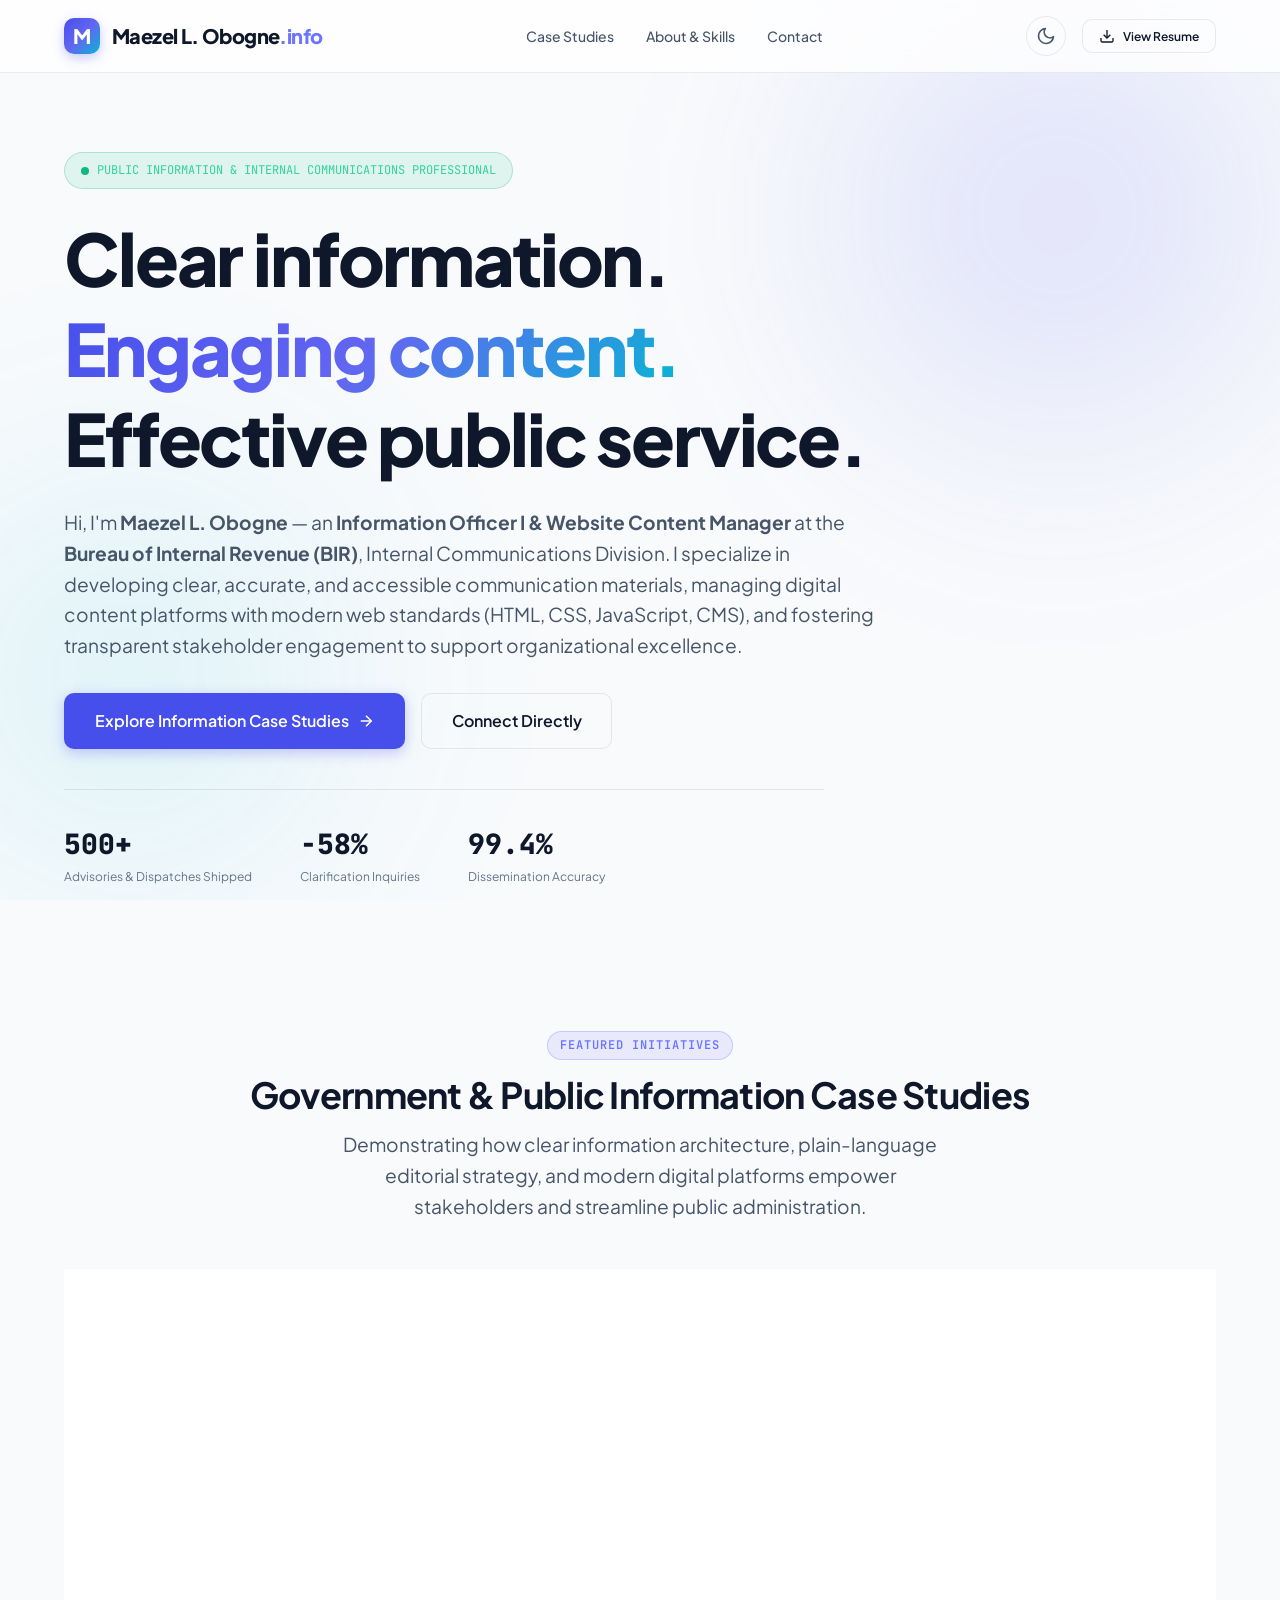
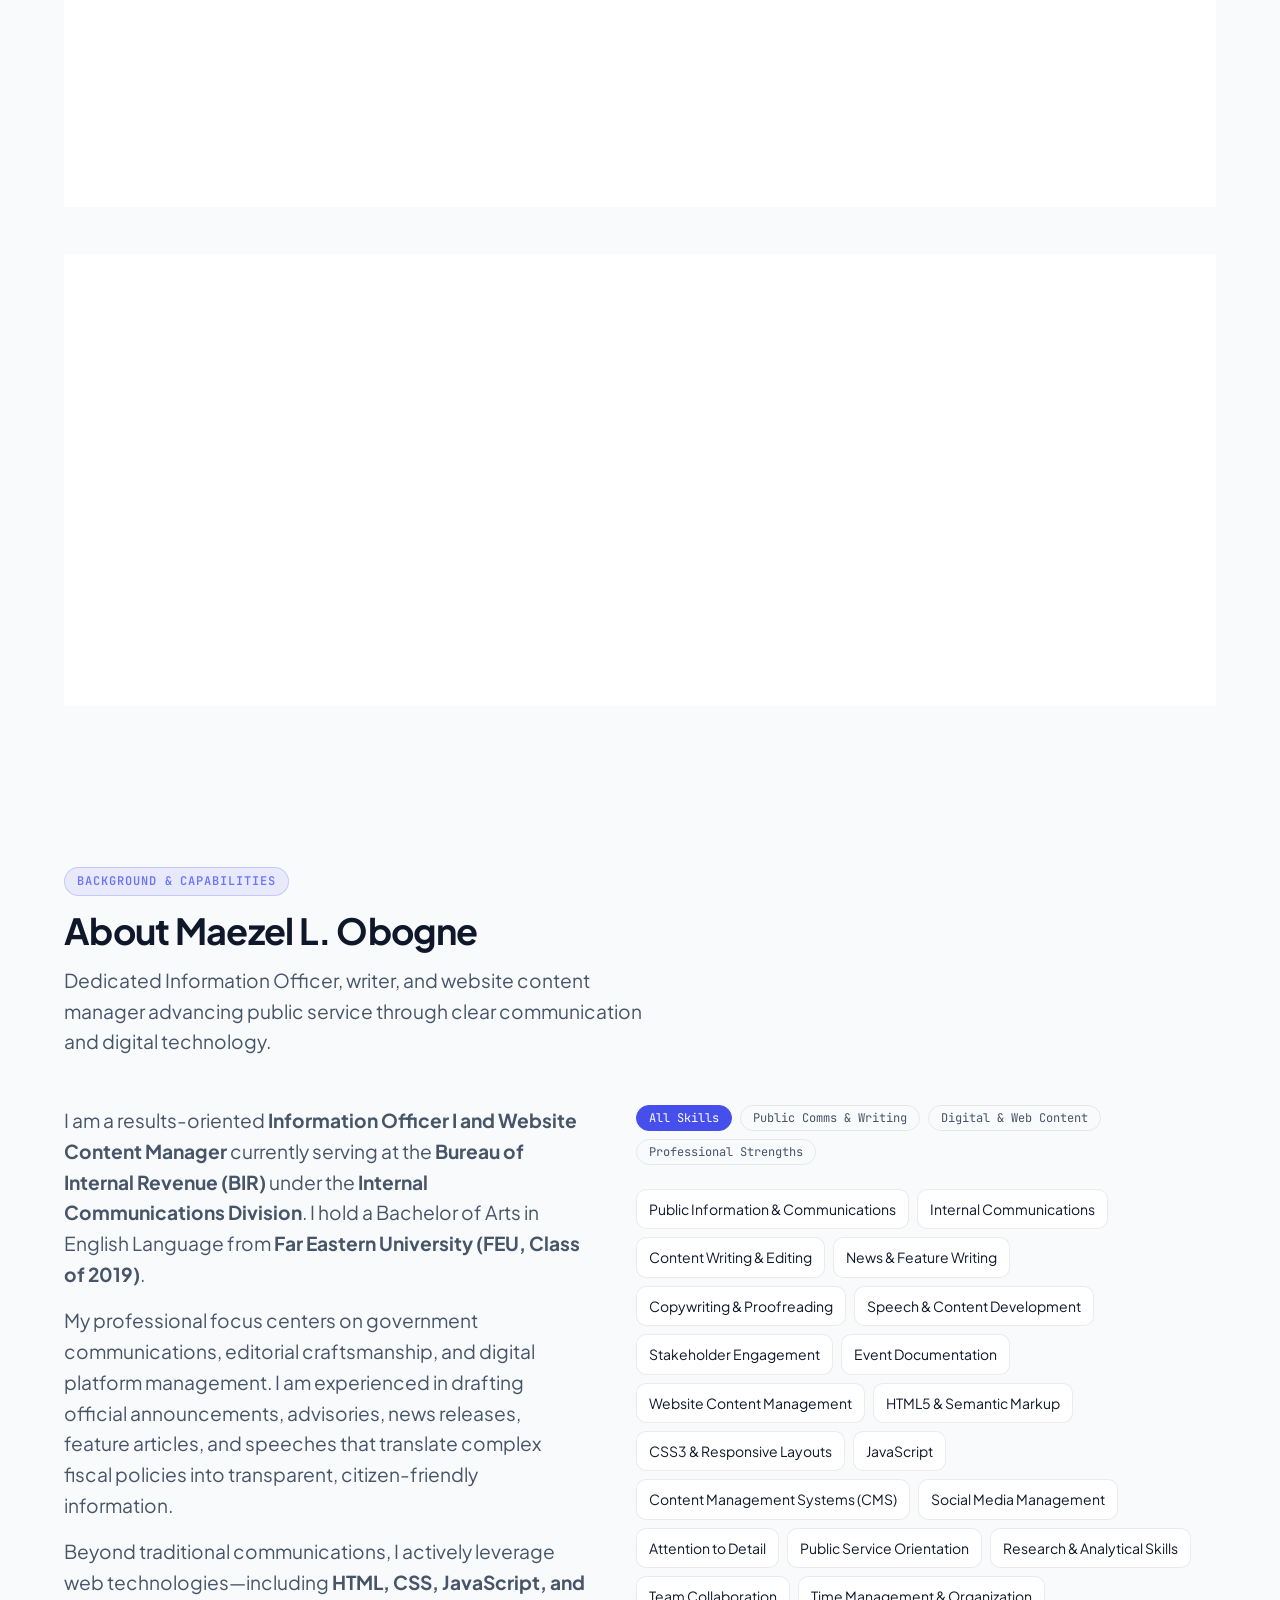
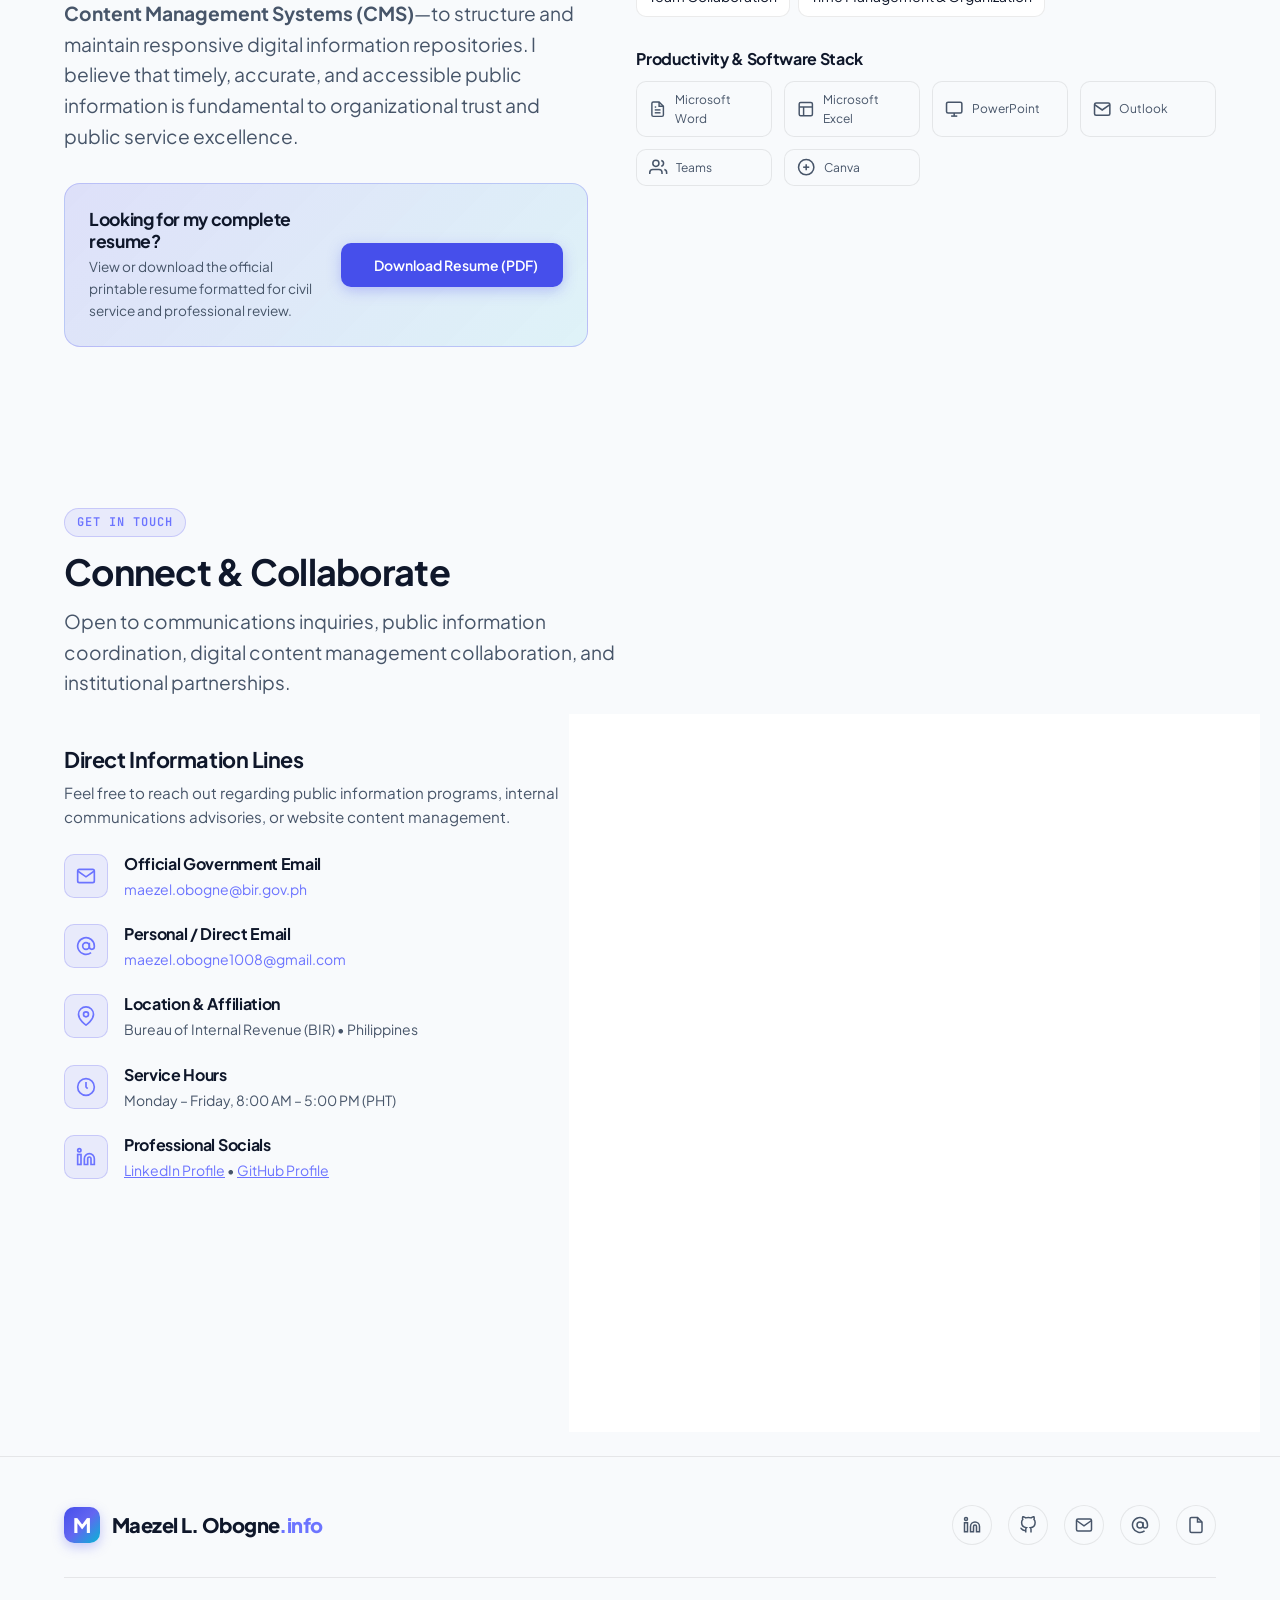
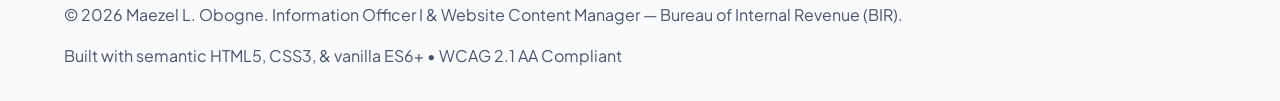
<file: index.html>
<!DOCTYPE html>
<html lang="en" data-theme="dark">
<head>
  <meta charset="UTF-8">
  <meta name="viewport" content="width=device-width, initial-scale=1.0">
  <title>Maezel L. Obogne — Information Officer I & Website Content Manager</title>
  <meta name="description" content="Portfolio of Maezel L. Obogne, Information Officer I and Website Content Manager at the Bureau of Internal Revenue (BIR). Specializing in public information dissemination, internal communications, and digital content management.">
  <meta name="keywords" content="Maezel Obogne, Information Officer, Website Content Manager, Public Information, Internal Communications, Bureau of Internal Revenue, BIR, Government Communications, Digital Content, HTML, CSS, JavaScript">
  <meta name="author" content="Maezel L. Obogne">

  <!-- Open Graph Meta Tags -->
  <meta property="og:title" content="Maezel L. Obogne — Information Officer I & Website Content Manager">
  <meta property="og:description" content="Explore public information case studies, website content management systems, and communication materials supporting effective public service.">
  <meta property="og:type" content="website">

  <!-- Stylesheet -->
  <link rel="stylesheet" href="styles/main.css">
</head>
<body>
  <!-- Accessible Skip Link -->
  <a href="#main-content" class="skip-link">Skip to main content</a>

  <!-- Atmospheric Glow Orbs -->
  <div class="ambient-glow" aria-hidden="true">
    <div class="orb-1"></div>
    <div class="orb-2"></div>
  </div>

  <!-- Primary Navigation -->
  <header class="navbar" role="banner">
    <div class="container nav-container">
      <a href="#hero" class="brand-logo" aria-label="Maezel L. Obogne Portfolio Home">
        <div class="brand-symbol">M</div>
        <span>Maezel L. Obogne<span style="color: var(--brand-primary-light);">.info</span></span>
      </a>

      <!-- Desktop Nav Links -->
      <nav aria-label="Main Navigation">
        <ul class="nav-links">
          <li><a href="#work" class="nav-link">Case Studies</a></li>
          <li><a href="#about" class="nav-link">About & Skills</a></li>
          <li><a href="#contact" class="nav-link">Contact</a></li>
        </ul>
      </nav>

      <!-- Nav Actions -->
      <div class="nav-actions">
        <!-- Theme Switcher -->
        <button id="theme-toggle" class="theme-toggle-btn" aria-label="Toggle Dark/Light Mode">
          <!-- Populated by JS -->
        </button>

        <!-- Resume CTA -->
        <button class="btn btn-secondary btn-sm" data-resume-download>
          <svg width="16" height="16" viewBox="0 0 24 24" fill="none" stroke="currentColor" stroke-width="2">
            <path d="M21 15v4a2 2 0 0 1-2 2H5a2 2 0 0 1-2-2v-4"></path>
            <polyline points="7 10 12 15 17 10"></polyline>
            <line x1="12" y1="15" x2="12" y2="3"></line>
          </svg>
          View Resume
        </button>

        <!-- Mobile Menu Toggle Button -->
        <button id="mobile-menu-btn" class="mobile-menu-btn" aria-label="Open mobile navigation menu" aria-expanded="false">
          <svg width="24" height="24" viewBox="0 0 24 24" fill="none" stroke="currentColor" stroke-width="2">
            <line x1="3" y1="12" x2="21" y2="12"></line>
            <line x1="3" y1="6" x2="21" y2="6"></line>
            <line x1="3" y1="18" x2="21" y2="18"></line>
          </svg>
        </button>
      </div>
    </div>

    <!-- Mobile Nav Dropdown -->
    <div id="mobile-nav" class="mobile-nav" aria-label="Mobile Navigation">
      <a href="#work" class="nav-link">Case Studies</a>
      <a href="#about" class="nav-link">About & Skills</a>
      <a href="#contact" class="nav-link">Contact</a>
      <button class="btn btn-primary" data-resume-download style="margin-top: 1rem; width: 100%;">
        Download Official Resume (PDF)
      </button>
    </div>
  </header>

  <!-- Main Content Landmark -->
  <main id="main-content">
    
    <!-- ==========================================================================
         HERO SECTION
         ========================================================================== -->
    <section id="hero" class="hero-section">
      <div class="container">
        <div class="hero-grid">
          
          <!-- Hero Text -->
          <div class="hero-content">
            <div class="hero-badge">
              <span class="pulse-dot"></span>
              <span>PUBLIC INFORMATION & INTERNAL COMMUNICATIONS PROFESSIONAL</span>
            </div>
            
            <h1 class="hero-headline">
              Clear information. <span class="headline-gradient">Engaging content.</span> Effective public service.
            </h1>

            <p class="hero-bio">
              Hi, I'm <strong>Maezel L. Obogne</strong> — an <strong>Information Officer I & Website Content Manager</strong> at the <strong>Bureau of Internal Revenue (BIR)</strong>, Internal Communications Division. I specialize in developing clear, accurate, and accessible communication materials, managing digital content platforms with modern web standards (HTML, CSS, JavaScript, CMS), and fostering transparent stakeholder engagement to support organizational excellence.
            </p>

            <div class="hero-ctas">
              <a href="#work" class="btn btn-primary btn-lg">
                <span>Explore Information Case Studies</span>
                <svg width="18" height="18" viewBox="0 0 24 24" fill="none" stroke="currentColor" stroke-width="2">
                  <line x1="5" y1="12" x2="19" y2="12"></line>
                  <polyline points="12 5 19 12 12 19"></polyline>
                </svg>
              </a>
              <a href="#contact" class="btn btn-secondary btn-lg">
                Connect Directly
              </a>
            </div>

            <!-- Quantitative Trust Metrics -->
            <div class="hero-metrics">
              <div class="metric-item">
                <div class="metric-value">500+</div>
                <div class="metric-label">Advisories & Dispatches Shipped</div>
              </div>
              <div class="metric-item">
                <div class="metric-value">-58%</div>
                <div class="metric-label">Clarification Inquiries</div>
              </div>
              <div class="metric-item">
                <div class="metric-value">99.4%</div>
                <div class="metric-label">Dissemination Accuracy</div>
              </div>
            </div>
          </div>

        </div>
      </div>
    </section>

    <!-- ==========================================================================
         CASE STUDIES SECTION (GOVERNMENT & PUBLIC INFORMATION SYSTEMS)
         ========================================================================== -->
    <section id="work" class="section">
      <div class="container">
        
        <div class="section-header">
          <span class="section-badge">Featured Initiatives</span>
          <h2 class="section-title">Government & Public Information Case Studies</h2>
          <p class="section-subtitle">
            Demonstrating how clear information architecture, plain-language editorial strategy, and modern digital platforms empower stakeholders and streamline public administration.
          </p>
        </div>

        <div class="case-studies-grid">
          
          <!-- CASE STUDY 1: BIR Website UX Transformation (RFP & eServices) -->
          <article class="case-card">
            <div class="case-card-content">
              <div>
                <div class="case-card-meta">
                  <span class="case-tag">Transactional UX</span>
                  <span class="case-tag">RFP Framework</span>
                  <span class="case-tag">eServices Suite</span>
                  <span class="case-tag">Taxpayer Personas</span>
                </div>
                <h3 class="case-title">BIR Website UX Transformation — Transactional RFP (Register, File, Pay) & eServices Hub</h3>
                <p class="case-summary">
                  Re-architecting the official Bureau of Internal Revenue (bir.gov.ph) portal from an overwhelming administrative archive into an actionable, transactional experience. Streamlines the core taxpayer journey—<strong>Register</strong> (ORUS/TIN), <strong>File</strong> (eBIRForms/eFPS), and <strong>Pay</strong> (Multi-Channel ePay)—while highlighting taxpayer personas and the complete eServices suite.
                </p>

                <div class="case-metrics-row">
                  <div>
                    <div class="case-metric-stat">+68%</div>
                    <div class="case-metric-label">Online ePayment Transaction Growth</div>
                  </div>
                  <div>
                    <div class="case-metric-stat">-45%</div>
                    <div class="case-metric-label">Frontline Foot Traffic at RDOs</div>
                  </div>
                </div>
              </div>

              <div class="case-card-actions">
                <button class="btn btn-primary" data-open-case="advisory_portal">
                  <span>Explore Full RFP Case Study</span>
                  <svg width="16" height="16" viewBox="0 0 24 24" fill="none" stroke="currentColor" stroke-width="2">
                    <line x1="5" y1="12" x2="19" y2="12"></line>
                    <polyline points="12 5 19 12 12 19"></polyline>
                  </svg>
                </button>
              </div>
            </div>

            <div class="case-card-preview">
              <div style="background: var(--color-bg-base); border: 1px solid var(--color-border); border-radius: 12px; padding: 1.25rem;">
                <div style="display: flex; justify-content: space-between; font-size: 0.75rem; color: var(--text-subtle); margin-bottom: 0.75rem;">
                  <span>TRANSACTIONAL RFP TRIAGE</span>
                  <span style="color: #10b981; font-weight: 700;">● LIVE eSERVICES</span>
                </div>
                
                <!-- 3 Mini Stages -->
                <div style="display: flex; flex-direction: column; gap: 0.5rem; margin-bottom: 0.75rem;">
                  <div style="display: flex; justify-content: space-between; align-items: center; background: rgba(70,79,235,0.08); border-left: 2px solid var(--brand-primary); padding: 0.4rem 0.6rem; border-radius: 4px; font-size: 0.75rem;">
                    <span><strong>1. REGISTER</strong> (ORUS / Digital TIN)</span>
                    <span style="color: var(--brand-primary-light); font-family: var(--font-family-mono); font-size: 0.7rem;">STAGE 1</span>
                  </div>
                  <div style="display: flex; justify-content: space-between; align-items: center; background: rgba(6,182,212,0.08); border-left: 2px solid var(--brand-accent); padding: 0.4rem 0.6rem; border-radius: 4px; font-size: 0.75rem;">
                    <span><strong>2. FILE</strong> (eBIRForms & eFPS)</span>
                    <span style="color: var(--brand-accent); font-family: var(--font-family-mono); font-size: 0.7rem;">STAGE 2</span>
                  </div>
                  <div style="display: flex; justify-content: space-between; align-items: center; background: rgba(16,185,129,0.08); border-left: 2px solid #10b981; padding: 0.4rem 0.6rem; border-radius: 4px; font-size: 0.75rem;">
                    <span><strong>3. PAY</strong> (ePay: GCash, Maya, LBP)</span>
                    <span style="color: #10b981; font-family: var(--font-family-mono); font-size: 0.7rem;">STAGE 3</span>
                  </div>
                </div>

                <div style="font-size: 0.75rem; color: var(--text-muted); border-top: 1px dashed var(--color-border); padding-top: 0.5rem;">
                  Features eServices Suite: ORUS, eFPS, eAppointment, TIN Verifier & Revie Chatbot.
                </div>
              </div>
            </div>
          </article>

          <!-- CASE STUDY 2: Internal Knowledge Hub -->
          <article class="case-card">
            <div class="case-card-content">
              <div>
                <div class="case-card-meta">
                  <span class="case-tag">Internal Communications</span>
                  <span class="case-tag">Organizational Knowledge</span>
                  <span class="case-tag">Digital Hub</span>
                </div>
                <h3 class="case-title">Employee Internal Communications & Knowledge Hub</h3>
                <p class="case-summary">
                  Consolidating nationwide inter-office communications. Designed an intuitive internal news bulletin and administrative order repository connecting regional district offices and frontline assessment units.
                </p>

                <div class="case-metrics-row">
                  <div>
                    <div class="case-metric-stat">94%</div>
                    <div class="case-metric-label">Internal Readership in 24 Hours</div>
                  </div>
                  <div>
                    <div class="case-metric-stat">-80%</div>
                    <div class="case-metric-label">Paper Dissemination Costs</div>
                  </div>
                </div>
              </div>

              <div class="case-card-actions">
                <button class="btn btn-primary" data-open-case="internal_hub">
                  <span>Explore Full Case Study</span>
                  <svg width="16" height="16" viewBox="0 0 24 24" fill="none" stroke="currentColor" stroke-width="2">
                    <line x1="5" y1="12" x2="19" y2="12"></line>
                    <polyline points="12 5 19 12 12 19"></polyline>
                  </svg>
                </button>
              </div>
            </div>

            <div class="case-card-preview">
              <div style="background: var(--color-bg-base); border: 1px solid var(--color-border); border-radius: 12px; padding: 1.25rem;">
                <div style="display: flex; justify-content: space-between; align-items: center; margin-bottom: 0.75rem;">
                  <span style="font-size: 0.75rem; font-family: var(--font-family-mono); color: #818cf8;">NATIONWIDE BULLETIN</span>
                  <span style="font-size: 0.7rem; background: rgba(245, 158, 11, 0.15); color: #f59e0b; padding: 2px 6px; border-radius: 4px; font-weight: 700;">URGENT MEMO</span>
                </div>
                <div style="font-size: 0.95rem; font-weight: 700; color: var(--text-main); margin-bottom: 0.35rem;">
                  Administrative Order No. 08-2026
                </div>
                <p style="font-size: 0.8rem; color: var(--text-muted); margin-bottom: 0.5rem;">
                  Enhanced Frontline Service Protocols across all Revenue District Offices nationwide.
                </p>
                <div style="font-size: 0.75rem; font-family: var(--font-family-mono); color: #10b981;">
                  Disseminated by Internal Communications Division
                </div>
              </div>
            </div>
          </article>

        </div>
      </div>
    </section>



    <!-- ==========================================================================
         ABOUT & SKILLS SECTION
         ========================================================================== -->
    <section id="about" class="section">
      <div class="container">
        
        <div class="section-header text-left">
          <span class="section-badge">Background & Capabilities</span>
          <h2 class="section-title">About Maezel L. Obogne</h2>
          <p class="section-subtitle">
            Dedicated Information Officer, writer, and website content manager advancing public service through clear communication and digital technology.
          </p>
        </div>

        <div class="about-grid">
          
          <!-- Narrative Bio -->
          <div class="about-bio-text">
            <p>
              I am a results-oriented <strong>Information Officer I and Website Content Manager</strong> currently serving at the <strong>Bureau of Internal Revenue (BIR)</strong> under the <strong>Internal Communications Division</strong>. I hold a Bachelor of Arts in English Language from <strong>Far Eastern University (FEU, Class of 2019)</strong>.
            </p>
            <p>
              My professional focus centers on government communications, editorial craftsmanship, and digital platform management. I am experienced in drafting official announcements, advisories, news releases, feature articles, and speeches that translate complex fiscal policies into transparent, citizen-friendly information.
            </p>
            <p>
              Beyond traditional communications, I actively leverage web technologies—including <strong>HTML, CSS, JavaScript, and Content Management Systems (CMS)</strong>—to structure and maintain responsive digital information repositories. I believe that timely, accurate, and accessible public information is fundamental to organizational trust and public service excellence.
            </p>

            <!-- Resume Download Box -->
            <div class="resume-action-box">
              <div>
                <h4 style="font-size: 1.1rem; margin-bottom: 0.25rem;">Looking for my complete resume?</h4>
                <p style="font-size: 0.85rem; margin-bottom: 0;">View or download the official printable resume formatted for civil service and professional review.</p>
              </div>
              <button class="btn btn-primary" data-resume-download>
                <svg width="18" height="18" viewBox="0 0 24 24" fill="none" stroke="currentColor" stroke-width="2">
                  <path d="M21 15v4a2 2 0 0 1-2 2H5a2 2 0 0 1-2-2v-4"></path>
                  <polyline points="7 10 12 15 17 10"></polyline>
                  <line x1="12" y1="15" x2="12" y2="3"></line>
                </svg>
                <span>Download Resume (PDF)</span>
              </button>
            </div>
          </div>

          <!-- Skills & Tool Badges -->
          <div class="about-skills-column">
            
            <!-- Skill Category Filters -->
            <div class="skills-filter-nav" role="tablist" aria-label="Skills Category Filters">
              <button class="skill-filter-btn active" data-category="all">All Skills</button>
              <button class="skill-filter-btn" data-category="comms">Public Comms & Writing</button>
              <button class="skill-filter-btn" data-category="digital">Digital & Web Content</button>
              <button class="skill-filter-btn" data-category="strengths">Professional Strengths</button>
            </div>

            <!-- Filterable Tag Grid -->
            <div class="skills-tag-grid">
              <span class="skill-tag" data-category="comms">Public Information & Communications</span>
              <span class="skill-tag" data-category="comms">Internal Communications</span>
              <span class="skill-tag" data-category="comms">Content Writing & Editing</span>
              <span class="skill-tag" data-category="comms">News & Feature Writing</span>
              <span class="skill-tag" data-category="comms">Copywriting & Proofreading</span>
              <span class="skill-tag" data-category="comms">Speech & Content Development</span>
              <span class="skill-tag" data-category="comms">Stakeholder Engagement</span>
              <span class="skill-tag" data-category="comms">Event Documentation</span>
              <span class="skill-tag" data-category="digital">Website Content Management</span>
              <span class="skill-tag" data-category="digital">HTML5 & Semantic Markup</span>
              <span class="skill-tag" data-category="digital">CSS3 & Responsive Layouts</span>
              <span class="skill-tag" data-category="digital">JavaScript</span>
              <span class="skill-tag" data-category="digital">Content Management Systems (CMS)</span>
              <span class="skill-tag" data-category="digital">Social Media Management</span>
              <span class="skill-tag" data-category="strengths">Attention to Detail</span>
              <span class="skill-tag" data-category="strengths">Public Service Orientation</span>
              <span class="skill-tag" data-category="strengths">Research & Analytical Skills</span>
              <span class="skill-tag" data-category="strengths">Team Collaboration</span>
              <span class="skill-tag" data-category="strengths">Time Management & Organization</span>
            </div>

            <h4 style="font-size: 1rem; margin-bottom: 0.75rem; color: var(--text-main);">Productivity & Software Stack</h4>
            <div class="tools-grid">
              <div class="tool-badge">
                <svg viewBox="0 0 24 24" fill="none" stroke="currentColor" stroke-width="2"><path d="M14 2H6a2 2 0 0 0-2 2v16a2 2 0 0 0 2 2h12a2 2 0 0 0 2-2V8z"></path><polyline points="14 2 14 8 20 8"></polyline><line x1="16" y1="13" x2="8" y2="13"></line><line x1="16" y1="17" x2="8" y2="17"></line><polyline points="10 9 9 9 8 9"></polyline></svg>
                <span>Microsoft Word</span>
              </div>
              <div class="tool-badge">
                <svg viewBox="0 0 24 24" fill="none" stroke="currentColor" stroke-width="2"><rect x="3" y="3" width="18" height="18" rx="2" ry="2"></rect><line x1="3" y1="9" x2="21" y2="9"></line><line x1="9" y1="21" x2="9" y2="9"></line></svg>
                <span>Microsoft Excel</span>
              </div>
              <div class="tool-badge">
                <svg viewBox="0 0 24 24" fill="none" stroke="currentColor" stroke-width="2"><rect x="2" y="3" width="20" height="14" rx="2" ry="2"></rect><line x1="8" y1="21" x2="16" y2="21"></line><line x1="12" y1="17" x2="12" y2="21"></line></svg>
                <span>PowerPoint</span>
              </div>
              <div class="tool-badge">
                <svg viewBox="0 0 24 24" fill="none" stroke="currentColor" stroke-width="2"><path d="M4 4h16c1.1 0 2 .9 2 2v12c0 1.1-.9 2-2 2H4c-1.1 0-2-.9-2-2V6c0-1.1.9-2 2-2z"></path><polyline points="22,6 12,13 2,6"></polyline></svg>
                <span>Outlook</span>
              </div>
              <div class="tool-badge">
                <svg viewBox="0 0 24 24" fill="none" stroke="currentColor" stroke-width="2"><path d="M17 21v-2a4 4 0 0 0-4-4H5a4 4 0 0 0-4 4v2"></path><circle cx="9" cy="7" r="4"></circle><path d="M23 21v-2a4 4 0 0 0-3-3.87"></path><path d="M16 3.13a4 4 0 0 1 0 7.75"></path></svg>
                <span>Teams</span>
              </div>
              <div class="tool-badge">
                <svg viewBox="0 0 24 24" fill="none" stroke="currentColor" stroke-width="2"><circle cx="12" cy="12" r="10"></circle><path d="M8 12h8"></path><path d="M12 8v8"></path></svg>
                <span>Canva</span>
              </div>
            </div>

          </div>

        </div>
      </div>
    </section>

    <!-- ==========================================================================
         INTERACTIVE CONTACT FORM SECTION
         ========================================================================== -->
    <section id="contact" class="section">
      <div class="container">
        
        <div class="section-header text-left">
          <span class="section-badge">Get in Touch</span>
          <h2 class="section-title">Connect & Collaborate</h2>
          <p class="section-subtitle">
            Open to communications inquiries, public information coordination, digital content management collaboration, and institutional partnerships.
          </p>
        </div>

        <div class="contact-grid">
          
          <!-- Contact Details Column -->
          <div class="contact-info-column">
            <h3 style="font-size: 1.35rem; margin-bottom: 0.5rem;">Direct Information Lines</h3>
            <p style="color: var(--text-muted); font-size: 0.95rem;">
              Feel free to reach out regarding public information programs, internal communications advisories, or website content management.
            </p>

            <div class="contact-info-list">
              <div class="contact-info-item">
                <div class="contact-icon-box">
                  <svg width="20" height="20" viewBox="0 0 24 24" fill="none" stroke="currentColor" stroke-width="2">
                    <path d="M4 4h16c1.1 0 2 .9 2 2v12c0 1.1-.9 2-2 2H4c-1.1 0-2-.9-2-2V6c0-1.1.9-2 2-2z"></path>
                    <polyline points="22,6 12,13 2,6"></polyline>
                  </svg>
                </div>
                <div>
                  <h5>Official Government Email</h5>
                  <p><a href="mailto:maezel.obogne@bir.gov.ph">maezel.obogne@bir.gov.ph</a></p>
                </div>
              </div>

              <div class="contact-info-item">
                <div class="contact-icon-box">
                  <svg width="20" height="20" viewBox="0 0 24 24" fill="none" stroke="currentColor" stroke-width="2">
                    <circle cx="12" cy="12" r="4"></circle>
                    <path d="M16 8v5a3 3 0 0 0 6 0v-1a10 10 0 1 0-3.92 7.94"></path>
                  </svg>
                </div>
                <div>
                  <h5>Personal / Direct Email</h5>
                  <p><a href="mailto:maezel.obogne1008@gmail.com">maezel.obogne1008@gmail.com</a></p>
                </div>
              </div>

              <div class="contact-info-item">
                <div class="contact-icon-box">
                  <svg width="20" height="20" viewBox="0 0 24 24" fill="none" stroke="currentColor" stroke-width="2">
                    <path d="M21 10c0 7-9 13-9 13s-9-6-9-13a9 9 0 0 1 18 0z"></path>
                    <circle cx="12" cy="10" r="3"></circle>
                  </svg>
                </div>
                <div>
                  <h5>Location & Affiliation</h5>
                  <p>Bureau of Internal Revenue (BIR) • Philippines</p>
                </div>
              </div>

              <div class="contact-info-item">
                <div class="contact-icon-box">
                  <svg width="20" height="20" viewBox="0 0 24 24" fill="none" stroke="currentColor" stroke-width="2">
                    <circle cx="12" cy="12" r="10"></circle>
                    <polyline points="12 6 12 12 14 14"></polyline>
                  </svg>
                </div>
                <div>
                  <h5>Service Hours</h5>
                  <p>Monday – Friday, 8:00 AM – 5:00 PM (PHT)</p>
                </div>
              </div>

              <div class="contact-info-item">
                <div class="contact-icon-box">
                  <svg width="20" height="20" viewBox="0 0 24 24" fill="none" stroke="currentColor" stroke-width="2">
                    <path d="M16 8a6 6 0 0 1 6 6v7h-4v-7a2 2 0 0 0-2-2 2 2 0 0 0-2 2v7h-4v-7a6 6 0 0 1 6-6z"></path>
                    <rect x="2" y="9" width="4" height="12"></rect>
                    <circle cx="4" cy="4" r="2"></circle>
                  </svg>
                </div>
                <div>
                  <h5>Professional Socials</h5>
                  <p>
                    <a href="https://www.linkedin.com/in/maezel-obogne-32a772195/" target="_blank" rel="noopener noreferrer" style="color: var(--brand-primary-light); text-decoration: underline;">LinkedIn Profile</a> &bull; 
                    <a href="https://github.com/goldenkookie0901-create" target="_blank" rel="noopener noreferrer" style="color: var(--brand-primary-light); text-decoration: underline;">GitHub Profile</a>
                  </p>
                </div>
              </div>
            </div>
          </div>

          <!-- Interactive Contact Form -->
          <div class="contact-form-card">
            
            <!-- Live Status Alert Box -->
            <div id="form-alert" class="form-alert" role="alert" aria-live="polite"></div>

            <form id="contact-form" action="https://formspree.io/f/mrppbwda" method="POST" novalidate>
              
              <!-- Name Field -->
              <div class="form-group">
                <label for="name" class="form-label">
                  Your Full Name <span class="required-mark">*</span>
                </label>
                <input 
                  type="text" 
                  id="name" 
                  name="name" 
                  class="form-input" 
                  placeholder="e.g., Juan Dela Cruz" 
                  required 
                  minlength="2"
                  autocomplete="name"
                >
                <div class="form-error-msg" aria-live="polite"></div>
              </div>

              <!-- Email Field -->
              <div class="form-group">
                <label for="email" class="form-label">
                  Email Address <span class="required-mark">*</span>
                </label>
                <input 
                  type="email" 
                  id="email" 
                  name="email" 
                  class="form-input" 
                  placeholder="e.g., juan@organization.com" 
                  required
                  autocomplete="email"
                >
                <div class="form-error-msg" aria-live="polite"></div>
              </div>

              <!-- Subject / Topic Dropdown (Custom High-Contrast Selector) -->
              <div class="form-group">
                <label for="topic-trigger" class="form-label">
                  Inquiry Topic <span class="required-mark">*</span>
                </label>
                
                <div class="custom-select-wrapper" id="custom-topic-select">
                  <button type="button" class="custom-select-trigger" id="topic-trigger" aria-haspopup="listbox" aria-expanded="false">
                    <span class="custom-select-label" id="topic-selected-label">Select an inquiry topic...</span>
                    <svg class="custom-select-chevron" width="16" height="16" viewBox="0 0 24 24" fill="none" stroke="currentColor" stroke-width="2">
                      <polyline points="6 9 12 15 18 9"></polyline>
                    </svg>
                  </button>
                  
                  <ul class="custom-select-options" role="listbox" id="topic-options-list">
                    <li role="option" data-value="Public Information & Advisory Inquiries" class="custom-select-option">
                      Public Information & Advisory Inquiries
                    </li>
                    <li role="option" data-value="Website Content Management & CMS" class="custom-select-option">
                      Website Content Management & CMS
                    </li>
                    <li role="option" data-value="Internal Communications Coordination" class="custom-select-option">
                      Internal Communications Coordination
                    </li>
                    <li role="option" data-value="Editorial, Writing & Content Development" class="custom-select-option">
                      Editorial, Writing & Content Development
                    </li>
                    <li role="option" data-value="General Professional Inquiries" class="custom-select-option">
                      General Professional Inquiries
                    </li>
                  </ul>

                  <!-- Synchronized Form Select for Validation & Submission -->
                  <select id="subject" name="subject" class="hidden-select" required aria-hidden="true" tabindex="-1">
                    <option value="" disabled selected>Select an inquiry topic...</option>
                    <option value="Public Information & Advisory Inquiries">Public Information & Advisory Inquiries</option>
                    <option value="Website Content Management & CMS">Website Content Management & CMS</option>
                    <option value="Internal Communications Coordination">Internal Communications Coordination</option>
                    <option value="Editorial, Writing & Content Development">Editorial, Writing & Content Development</option>
                    <option value="General Professional Inquiries">General Professional Inquiries</option>
                  </select>
                </div>

                <div class="form-error-msg" aria-live="polite"></div>
              </div>

              <!-- Message Field -->
              <div class="form-group">
                <label for="message" class="form-label">
                  Message / Details <span class="required-mark">*</span>
                </label>
                <textarea 
                  id="message" 
                  name="message" 
                  class="form-textarea" 
                  placeholder="Please provide details regarding your inquiry, publication matter, or coordination request..." 
                  required 
                  minlength="20"
                ></textarea>
                <div style="display: flex; justify-content: space-between; align-items: center;">
                  <div class="form-error-msg" aria-live="polite"></div>
                  <div id="message-counter" class="char-counter">0 / 20 chars min</div>
                </div>
              </div>

              <!-- Submit Button -->
              <button type="submit" id="contact-submit-btn" class="btn btn-primary btn-lg" style="width: 100%;">
                <span>Transmit Message</span>
                <svg width="18" height="18" viewBox="0 0 24 24" fill="none" stroke="currentColor" stroke-width="2">
                  <line x1="22" y1="2" x2="11" y2="13"></line>
                  <polygon points="22 2 15 22 11 13 2 9 22 2"></polygon>
                </svg>
              </button>

            </form>
          </div>

        </div>
      </div>
    </section>

  </main>

  <!-- ==========================================================================
       SITE FOOTER
       ========================================================================== -->
  <footer class="site-footer" role="contentinfo">
    <div class="container">
      
      <div class="footer-top">
        <a href="#hero" class="brand-logo">
          <div class="brand-symbol">M</div>
          <span>Maezel L. Obogne<span style="color: var(--brand-primary-light);">.info</span></span>
        </a>

        <!-- Contact & Profile Links -->
        <div class="social-links" aria-label="Professional contact channels">
          <a href="https://www.linkedin.com/in/maezel-obogne-32a772195/" target="_blank" rel="noopener noreferrer" class="social-link" aria-label="LinkedIn Profile">
            <svg width="18" height="18" viewBox="0 0 24 24" fill="none" stroke="currentColor" stroke-width="2">
              <path d="M16 8a6 6 0 0 1 6 6v7h-4v-7a2 2 0 0 0-2-2 2 2 0 0 0-2 2v7h-4v-7a6 6 0 0 1 6-6z"></path>
              <rect x="2" y="9" width="4" height="12"></rect>
              <circle cx="4" cy="4" r="2"></circle>
            </svg>
          </a>
          <a href="https://github.com/goldenkookie0901-create" target="_blank" rel="noopener noreferrer" class="social-link" aria-label="GitHub Profile">
            <svg width="18" height="18" viewBox="0 0 24 24" fill="none" stroke="currentColor" stroke-width="2">
              <path d="M9 19c-5 1.5-5-2.5-7-3m14 6v-3.87a3.37 3.37 0 0 0-.94-2.61c3.14-.35 6.44-1.54 6.44-7A5.44 5.44 0 0 0 20 4.77 5.07 5.07 0 0 0 19.91 1S18.73.65 16 2.48a13.38 13.38 0 0 0-7 0C6.27.65 5.09 1 5.09 1A5.07 5.07 0 0 0 5 4.77a5.44 5.44 0 0 0-1.5 3.78c0 5.42 3.3 6.61 6.44 7A3.37 3.37 0 0 0 9 18.13V22"></path>
            </svg>
          </a>
          <a href="mailto:maezel.obogne@bir.gov.ph" class="social-link" aria-label="Official BIR Email">
            <svg width="18" height="18" viewBox="0 0 24 24" fill="none" stroke="currentColor" stroke-width="2">
              <path d="M4 4h16c1.1 0 2 .9 2 2v12c0 1.1-.9 2-2 2H4c-1.1 0-2-.9-2-2V6c0-1.1.9-2 2-2z"></path>
              <polyline points="22,6 12,13 2,6"></polyline>
            </svg>
          </a>
          <a href="mailto:maezel.obogne1008@gmail.com" class="social-link" aria-label="Personal Email">
            <svg width="18" height="18" viewBox="0 0 24 24" fill="none" stroke="currentColor" stroke-width="2">
              <circle cx="12" cy="12" r="4"></circle>
              <path d="M16 8v5a3 3 0 0 0 6 0v-1a10 10 0 1 0-3.92 7.94"></path>
            </svg>
          </a>
          <a href="resume.html" target="_blank" class="social-link" aria-label="View Printable Resume">
            <svg width="18" height="18" viewBox="0 0 24 24" fill="none" stroke="currentColor" stroke-width="2">
              <path d="M14 2H6a2 2 0 0 0-2 2v16a2 2 0 0 0 2 2h12a2 2 0 0 0 2-2V8z"></path>
              <polyline points="14 2 14 8 20 8"></polyline>
            </svg>
          </a>
        </div>
      </div>

      <div class="footer-bottom">
        <p>&copy; 2026 Maezel L. Obogne. Information Officer I & Website Content Manager — Bureau of Internal Revenue (BIR).</p>
        <p>Built with semantic HTML5, CSS3, & vanilla ES6+ • WCAG 2.1 AA Compliant</p>
      </div>

    </div>
  </footer>

  <!-- Back to Top Floating Button -->
  <button id="back-to-top" class="back-to-top-btn" aria-label="Scroll back to top of page">
    <svg width="20" height="20" viewBox="0 0 24 24" fill="none" stroke="currentColor" stroke-width="2">
      <line x1="12" y1="19" x2="12" y2="5"></line>
      <polyline points="5 12 12 5 19 12"></polyline>
    </svg>
  </button>

  <!-- ==========================================================================
       CASE STUDY DEEP-DIVE MODAL DIALOG
       ========================================================================== -->
  <div id="case-modal" class="modal-overlay" role="dialog" aria-modal="true" aria-hidden="true">
    <div class="modal-container">
      
      <div class="modal-header">
        <div>
          <h3 id="modal-case-title" style="font-size: 1.35rem; margin-bottom: 0.25rem;">Case Study Title</h3>
          <div id="modal-case-meta" style="font-size: 0.8rem; font-family: var(--font-family-mono); color: var(--text-subtle);">
            Agency • Role • Division
          </div>
        </div>
        <button id="modal-close-btn" class="modal-close-btn" aria-label="Close Case Study Details">
          <svg width="18" height="18" viewBox="0 0 24 24" fill="none" stroke="currentColor" stroke-width="2">
            <line x1="18" y1="6" x2="6" y2="18"></line>
            <line x1="6" y1="6" x2="18" y2="18"></line>
          </svg>
        </button>
      </div>

      <!-- Modal Tabs Navigation -->
      <div class="case-tabs" role="tablist">
        <button class="case-tab-btn active" data-tab="problem" role="tab">1. Problem & Stakeholders</button>
        <button class="case-tab-btn" data-tab="wireframes" role="tab">2. Content Architecture</button>
        <button class="case-tab-btn" data-tab="final_ui" role="tab">3. Final UI & Features</button>
        <button class="case-tab-btn" data-tab="learnings" role="tab">4. Impact & Outcomes</button>
      </div>

      <!-- Dynamic Tab Content Body -->
      <div id="modal-case-body" class="modal-body" role="tabpanel">
        <!-- Content injected dynamically via app.js -->
      </div>

    </div>
  </div>

  <!-- Main JavaScript File -->
  <script src="scripts/app.js"></script>
</body>
</html>
</file>
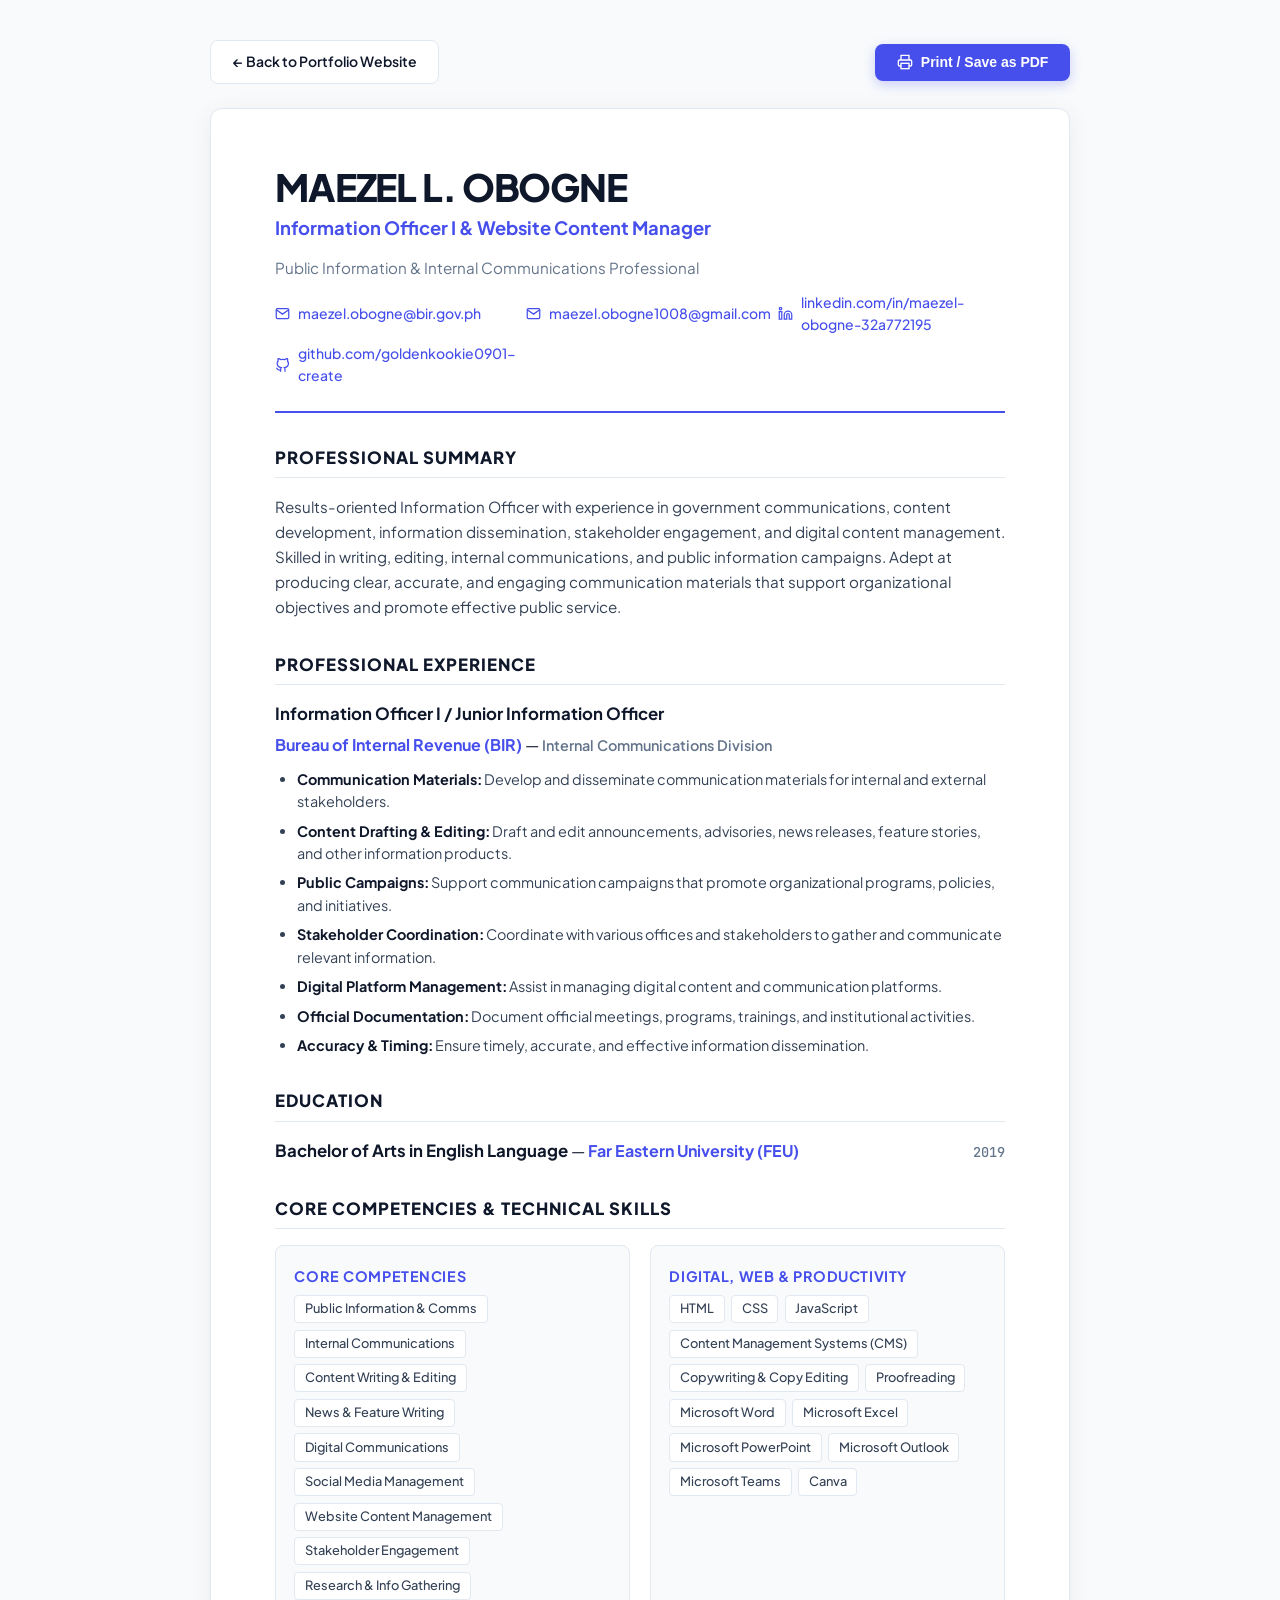
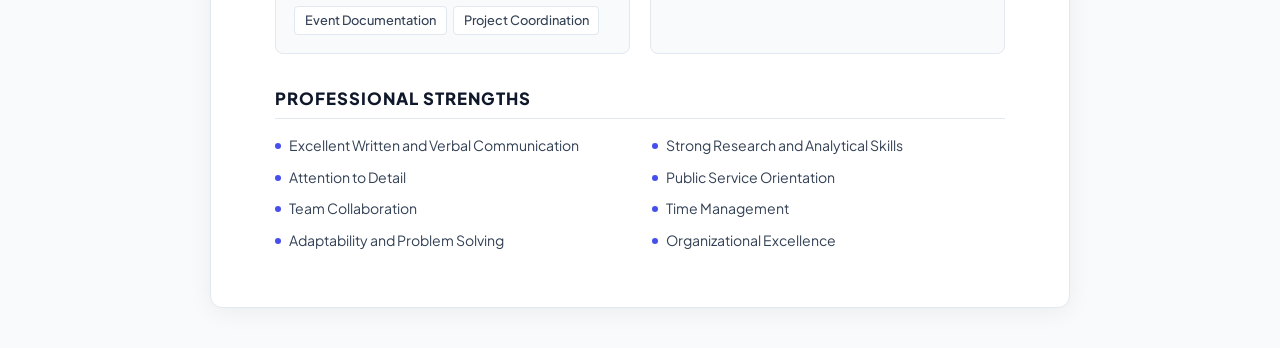
<file: resume.html>
<!DOCTYPE html>
<html lang="en">
<head>
  <meta charset="UTF-8">
  <meta name="viewport" content="width=device-width, initial-scale=1.0">
  <title>Maezel L. Obogne — Information Officer I & Website Content Manager (Resume)</title>
  <style>
    @import url('https://fonts.googleapis.com/css2?family=Plus+Jakarta+Sans:wght@400;500;600;700;800&family=JetBrains+Mono:wght@400;500&display=swap');

    :root {
      --primary: #464feb;
      --primary-dark: #3238c9;
      --text: #0f172a;
      --muted: #334155;
      --subtle: #64748b;
      --border: #e2e8f0;
      --bg: #ffffff;
      --badge-bg: #eff2fe;
    }

    *, *::before, *::after {
      box-sizing: border-box;
      margin: 0;
      padding: 0;
    }

    body {
      font-family: 'Plus Jakarta Sans', system-ui, -apple-system, sans-serif;
      background-color: #f8fafc;
      color: var(--text);
      line-height: 1.55;
      padding: 2.5rem 1rem;
    }

    .resume-actions-bar {
      max-width: 860px;
      margin: 0 auto 1.5rem auto;
      display: flex;
      justify-content: space-between;
      align-items: center;
    }

    .btn {
      display: inline-flex;
      align-items: center;
      gap: 0.5rem;
      padding: 0.65rem 1.35rem;
      font-size: 0.875rem;
      font-weight: 600;
      border-radius: 8px;
      cursor: pointer;
      text-decoration: none;
      transition: all 0.2s ease;
    }

    .btn-print {
      background: var(--primary);
      color: #ffffff;
      border: none;
      box-shadow: 0 4px 12px rgba(70, 79, 235, 0.25);
    }

    .btn-print:hover {
      background: var(--primary-dark);
      transform: translateY(-1px);
    }

    .btn-back {
      background: #ffffff;
      color: var(--text);
      border: 1px solid var(--border);
    }

    .btn-back:hover {
      background: #f1f5f9;
    }

    .resume-paper {
      max-width: 860px;
      margin: 0 auto;
      background: #ffffff;
      padding: 3.5rem 4rem;
      border-radius: 12px;
      box-shadow: 0 4px 25px rgba(0, 0, 0, 0.06);
      border: 1px solid var(--border);
    }

    header {
      border-bottom: 2.5px solid var(--primary);
      padding-bottom: 1.5rem;
      margin-bottom: 2rem;
    }

    h1 {
      font-size: 2.35rem;
      font-weight: 800;
      color: var(--text);
      letter-spacing: -0.03em;
      line-height: 1.15;
    }

    .title-role {
      font-size: 1.15rem;
      font-weight: 700;
      color: var(--primary);
      margin-top: 0.35rem;
      margin-bottom: 0.85rem;
    }

    .contact-grid {
      display: grid;
      grid-template-columns: repeat(auto-fit, minmax(220px, 1fr));
      gap: 0.5rem 1.5rem;
      font-size: 0.875rem;
      color: var(--muted);
      margin-top: 0.5rem;
    }

    .contact-item {
      display: flex;
      align-items: center;
      gap: 0.5rem;
    }

    .contact-item a {
      color: var(--primary);
      text-decoration: none;
      font-weight: 500;
    }

    .contact-item a:hover {
      text-decoration: underline;
    }

    .section-title {
      font-size: 1.05rem;
      font-weight: 800;
      text-transform: uppercase;
      letter-spacing: 0.06em;
      color: var(--text);
      border-bottom: 1.5px solid var(--border);
      padding-bottom: 0.4rem;
      margin-bottom: 1rem;
      margin-top: 2rem;
      display: flex;
      align-items: center;
      gap: 0.5rem;
    }

    .summary-text {
      font-size: 0.95rem;
      color: var(--muted);
      line-height: 1.65;
    }

    .experience-item {
      margin-bottom: 1.75rem;
    }

    .experience-header {
      display: flex;
      justify-content: space-between;
      align-items: baseline;
      margin-bottom: 0.35rem;
      flex-wrap: wrap;
      gap: 0.25rem;
    }

    .job-title {
      font-size: 1.05rem;
      font-weight: 700;
      color: var(--text);
    }

    .company-name {
      font-weight: 700;
      color: var(--primary);
    }

    .division-name {
      font-weight: 600;
      color: var(--subtle);
      font-size: 0.9rem;
    }

    .job-dates {
      font-size: 0.85rem;
      color: var(--subtle);
      font-family: 'JetBrains Mono', monospace;
      font-weight: 500;
    }

    .job-bullets {
      padding-left: 1.35rem;
      margin-top: 0.65rem;
    }

    .job-bullets li {
      font-size: 0.9rem;
      color: var(--muted);
      margin-bottom: 0.45rem;
      line-height: 1.55;
    }

    .job-bullets strong {
      color: var(--text);
    }

    .skills-category-grid {
      display: grid;
      grid-template-columns: repeat(2, 1fr);
      gap: 1.25rem;
      margin-top: 0.5rem;
    }

    .skill-box {
      background: #f8fafc;
      border: 1px solid var(--border);
      border-radius: 8px;
      padding: 1.15rem;
    }

    .skill-box h5 {
      font-size: 0.9rem;
      font-weight: 700;
      color: var(--primary);
      margin-bottom: 0.5rem;
      text-transform: uppercase;
      letter-spacing: 0.04em;
    }

    .skill-tags-list {
      display: flex;
      flex-wrap: wrap;
      gap: 0.4rem;
    }

    .skill-tag {
      font-size: 0.8rem;
      background: #ffffff;
      border: 1px solid var(--border);
      color: var(--muted);
      padding: 0.2rem 0.6rem;
      border-radius: 4px;
      font-weight: 500;
    }

    .strengths-grid {
      display: grid;
      grid-template-columns: repeat(2, 1fr);
      gap: 0.6rem 1.5rem;
      margin-top: 0.5rem;
    }

    .strength-item {
      display: flex;
      align-items: center;
      gap: 0.5rem;
      font-size: 0.88rem;
      color: var(--muted);
    }

    .strength-bullet {
      width: 6px;
      height: 6px;
      border-radius: 50%;
      background: var(--primary);
      flex-shrink: 0;
    }

    /* Print Stylesheet for PDF Export */
    @media print {
      body {
        background: #ffffff;
        padding: 0;
      }

      .resume-actions-bar {
        display: none !important;
      }

      .resume-paper {
        border: none;
        box-shadow: none;
        padding: 0;
        max-width: 100%;
      }

      @page {
        margin: 1.25cm;
      }
    }
  </style>
</head>
<body>

  <!-- Top Action Bar -->
  <div class="resume-actions-bar">
    <a href="index.html" class="btn btn-back">
      ← Back to Portfolio Website
    </a>
    <button onclick="window.print()" class="btn btn-print">
      <svg width="16" height="16" viewBox="0 0 24 24" fill="none" stroke="currentColor" stroke-width="2">
        <polyline points="6 9 6 2 18 2 18 9"></polyline>
        <path d="M6 18H4a2 2 0 0 1-2-2v-5a2 2 0 0 1 2-2h16a2 2 0 0 1 2 2v5a2 2 0 0 1-2 2h-2"></path>
        <rect x="6" y="14" width="12" height="8"></rect>
      </svg>
      Print / Save as PDF
    </button>
  </div>

  <!-- Resume Document Container -->
  <main class="resume-paper">
    
    <!-- Header Section -->
    <header>
      <h1>MAEZEL L. OBOGNE</h1>
      <div class="title-role">Information Officer I & Website Content Manager</div>
      <div style="font-size: 0.95rem; color: var(--subtle); margin-bottom: 0.75rem;">
        Public Information & Internal Communications Professional
      </div>
      
      <div class="contact-grid">
        <div class="contact-item">
          <svg width="15" height="15" viewBox="0 0 24 24" fill="none" stroke="currentColor" stroke-width="2" style="color: var(--primary); flex-shrink: 0;"><path d="M4 4h16c1.1 0 2 .9 2 2v12c0 1.1-.9 2-2 2H4c-1.1 0-2-.9-2-2V6c0-1.1.9-2 2-2z"></path><polyline points="22,6 12,13 2,6"></polyline></svg>
          <a href="mailto:maezel.obogne@bir.gov.ph">maezel.obogne@bir.gov.ph</a>
        </div>
        <div class="contact-item">
          <svg width="15" height="15" viewBox="0 0 24 24" fill="none" stroke="currentColor" stroke-width="2" style="color: var(--primary); flex-shrink: 0;"><path d="M4 4h16c1.1 0 2 .9 2 2v12c0 1.1-.9 2-2 2H4c-1.1 0-2-.9-2-2V6c0-1.1.9-2 2-2z"></path><polyline points="22,6 12,13 2,6"></polyline></svg>
          <a href="mailto:maezel.obogne1008@gmail.com">maezel.obogne1008@gmail.com</a>
        </div>
        <div class="contact-item">
          <svg width="15" height="15" viewBox="0 0 24 24" fill="none" stroke="currentColor" stroke-width="2" style="color: var(--primary); flex-shrink: 0;"><path d="M16 8a6 6 0 0 1 6 6v7h-4v-7a2 2 0 0 0-2-2 2 2 0 0 0-2 2v7h-4v-7a6 6 0 0 1 6-6z"></path><rect x="2" y="9" width="4" height="12"></rect><circle cx="4" cy="4" r="2"></circle></svg>
          <a href="https://www.linkedin.com/in/maezel-obogne-32a772195/" target="_blank" rel="noopener noreferrer">linkedin.com/in/maezel-obogne-32a772195</a>
        </div>
        <div class="contact-item">
          <svg width="15" height="15" viewBox="0 0 24 24" fill="none" stroke="currentColor" stroke-width="2" style="color: var(--primary); flex-shrink: 0;"><path d="M9 19c-5 1.5-5-2.5-7-3m14 6v-3.87a3.37 3.37 0 0 0-.94-2.61c3.14-.35 6.44-1.54 6.44-7A5.44 5.44 0 0 0 20 4.77 5.07 5.07 0 0 0 19.91 1S18.73.65 16 2.48a13.38 13.38 0 0 0-7 0C6.27.65 5.09 1 5.09 1A5.07 5.07 0 0 0 5 4.77a5.44 5.44 0 0 0-1.5 3.78c0 5.42 3.3 6.61 6.44 7A3.37 3.37 0 0 0 9 18.13V22"></path></svg>
          <a href="https://github.com/goldenkookie0901-create" target="_blank" rel="noopener noreferrer">github.com/goldenkookie0901-create</a>
        </div>
      </div>
    </header>

    <!-- Professional Summary -->
    <section>
      <h2 class="section-title">Professional Summary</h2>
      <p class="summary-text">
        Results-oriented Information Officer with experience in government communications, content development, information dissemination, stakeholder engagement, and digital content management. Skilled in writing, editing, internal communications, and public information campaigns. Adept at producing clear, accurate, and engaging communication materials that support organizational objectives and promote effective public service.
      </p>
    </section>

    <!-- Professional Experience -->
    <section>
      <h2 class="section-title">Professional Experience</h2>

      <div class="experience-item">
        <div class="experience-header">
          <div>
            <span class="job-title">Information Officer I / Junior Information Officer</span>
          </div>
        </div>
        <div style="margin-bottom: 0.5rem;">
          <span class="company-name">Bureau of Internal Revenue (BIR)</span> — 
          <span class="division-name">Internal Communications Division</span>
        </div>
        
        <ul class="job-bullets">
          <li><strong>Communication Materials:</strong> Develop and disseminate communication materials for internal and external stakeholders.</li>
          <li><strong>Content Drafting & Editing:</strong> Draft and edit announcements, advisories, news releases, feature stories, and other information products.</li>
          <li><strong>Public Campaigns:</strong> Support communication campaigns that promote organizational programs, policies, and initiatives.</li>
          <li><strong>Stakeholder Coordination:</strong> Coordinate with various offices and stakeholders to gather and communicate relevant information.</li>
          <li><strong>Digital Platform Management:</strong> Assist in managing digital content and communication platforms.</li>
          <li><strong>Official Documentation:</strong> Document official meetings, programs, trainings, and institutional activities.</li>
          <li><strong>Accuracy & Timing:</strong> Ensure timely, accurate, and effective information dissemination.</li>
        </ul>
      </div>
    </section>

    <!-- Education -->
    <section>
      <h2 class="section-title">Education</h2>
      <div class="experience-header">
        <div>
          <span class="job-title">Bachelor of Arts in English Language</span> — 
          <span class="company-name">Far Eastern University (FEU)</span>
        </div>
        <div class="job-dates">2019</div>
      </div>
    </section>

    <!-- Core Competencies & Technical Skills -->
    <section>
      <h2 class="section-title">Core Competencies & Technical Skills</h2>
      <div class="skills-category-grid">
        
        <div class="skill-box">
          <h5>Core Competencies</h5>
          <div class="skill-tags-list">
            <span class="skill-tag">Public Information & Comms</span>
            <span class="skill-tag">Internal Communications</span>
            <span class="skill-tag">Content Writing & Editing</span>
            <span class="skill-tag">News & Feature Writing</span>
            <span class="skill-tag">Digital Communications</span>
            <span class="skill-tag">Social Media Management</span>
            <span class="skill-tag">Website Content Management</span>
            <span class="skill-tag">Stakeholder Engagement</span>
            <span class="skill-tag">Research & Info Gathering</span>
            <span class="skill-tag">Event Documentation</span>
            <span class="skill-tag">Project Coordination</span>
          </div>
        </div>

        <div class="skill-box">
          <h5>Digital, Web & Productivity</h5>
          <div class="skill-tags-list">
            <span class="skill-tag">HTML</span>
            <span class="skill-tag">CSS</span>
            <span class="skill-tag">JavaScript</span>
            <span class="skill-tag">Content Management Systems (CMS)</span>
            <span class="skill-tag">Copywriting & Copy Editing</span>
            <span class="skill-tag">Proofreading</span>
            <span class="skill-tag">Microsoft Word</span>
            <span class="skill-tag">Microsoft Excel</span>
            <span class="skill-tag">Microsoft PowerPoint</span>
            <span class="skill-tag">Microsoft Outlook</span>
            <span class="skill-tag">Microsoft Teams</span>
            <span class="skill-tag">Canva</span>
          </div>
        </div>

      </div>
    </section>

    <!-- Professional Strengths -->
    <section>
      <h2 class="section-title">Professional Strengths</h2>
      <div class="strengths-grid">
        <div class="strength-item">
          <span class="strength-bullet"></span>
          <span>Excellent Written and Verbal Communication</span>
        </div>
        <div class="strength-item">
          <span class="strength-bullet"></span>
          <span>Strong Research and Analytical Skills</span>
        </div>
        <div class="strength-item">
          <span class="strength-bullet"></span>
          <span>Attention to Detail</span>
        </div>
        <div class="strength-item">
          <span class="strength-bullet"></span>
          <span>Public Service Orientation</span>
        </div>
        <div class="strength-item">
          <span class="strength-bullet"></span>
          <span>Team Collaboration</span>
        </div>
        <div class="strength-item">
          <span class="strength-bullet"></span>
          <span>Time Management</span>
        </div>
        <div class="strength-item">
          <span class="strength-bullet"></span>
          <span>Adaptability and Problem Solving</span>
        </div>
        <div class="strength-item">
          <span class="strength-bullet"></span>
          <span>Organizational Excellence</span>
        </div>
      </div>
    </section>

  </main>

</body>
</html>
</file>
<file: styles/main.css>
/* ==========================================================================
   PORTFOLIO DESIGN SYSTEM & MAIN STYLESHEET
   Author: UX/UI Designer & Creative Developer Portfolio
   Architecture: Semantic CSS3, Custom Properties, Responsive 8pt Grid System
   ========================================================================== */

@import url('https://fonts.googleapis.com/css2?family=Plus+Jakarta+Sans:ital,wght@0,300;0,400;0,500;0,600;0,700;0,800;1,400&family=JetBrains+Mono:wght@400;500;600&display=swap');

/* --- 1. DESIGN TOKENS & SYSTEM VARIABLES --- */
:root {
  color-scheme: dark;

  /* Color Palette - Dark Theme (Default) */
  --color-bg-base: #0a0d14;
  --color-bg-subtle: #101622;
  --color-bg-card: rgba(18, 24, 38, 0.75);
  --color-bg-card-hover: rgba(28, 36, 56, 0.85);
  --color-bg-glass: rgba(16, 22, 34, 0.65);
  --color-border: rgba(255, 255, 255, 0.08);
  --color-border-hover: rgba(99, 102, 241, 0.4);
  --color-border-active: #464feb;

  /* Typography Colors */
  --text-main: #f1f5f9;
  --text-muted: #94a3b8;
  --text-subtle: #64748b;
  --text-inverse: #0a0d14;

  /* Accent & Brand Colors */
  --brand-primary: #464feb;       /* Primary Blue #464feb */
  --brand-primary-light: #6c74ff; /* Light Accent */
  --brand-primary-dark: #3238c9;  /* Dark Active */
  --brand-accent: #06b6d4;        /* Cyan 500 */
  --brand-secondary: #818cf8;     /* Indigo 400 */
  --brand-gradient: linear-gradient(135deg, #464feb 0%, #6366f1 50%, #06b6d4 100%);
  --brand-gradient-subtle: linear-gradient(135deg, rgba(70, 79, 235, 0.15) 0%, rgba(6, 182, 212, 0.1) 100%);
  --glow-primary: rgba(70, 79, 235, 0.25);

  /* Status Colors */
  --status-success: #10b981;
  --status-success-bg: rgba(16, 185, 129, 0.12);
  --status-warning: #f59e0b;
  --status-warning-bg: rgba(245, 158, 11, 0.12);
  --status-error: #ef4444;
  --status-error-bg: rgba(239, 68, 68, 0.12);
  --status-info: #3b82f6;

  /* Typography Scale (Fluid via clamp) */
  --font-family-sans: 'Plus Jakarta Sans', system-ui, -apple-system, sans-serif;
  --font-family-mono: 'JetBrains Mono', monospace;

  --text-display: clamp(2.5rem, 5vw + 1rem, 4.5rem);
  --text-h1: clamp(2rem, 3.5vw + 0.8rem, 3.25rem);
  --text-h2: clamp(1.5rem, 2.5vw + 0.5rem, 2.25rem);
  --text-h3: clamp(1.25rem, 1.8vw + 0.3rem, 1.75rem);
  --text-h4: clamp(1.1rem, 1.2vw + 0.2rem, 1.35rem);
  --text-body-lg: clamp(1.05rem, 0.5vw + 0.9rem, 1.2rem);
  --text-body: 1rem;
  --text-body-sm: 0.875rem;
  --text-caption: 0.75rem;

  /* Spacing Scale (8pt Grid System) */
  --space-1: 0.25rem;  /* 4px */
  --space-2: 0.5rem;   /* 8px */
  --space-3: 0.75rem;  /* 12px */
  --space-4: 1rem;     /* 16px */
  --space-5: 1.25rem;  /* 20px */
  --space-6: 1.5rem;   /* 24px */
  --space-8: 2rem;     /* 32px */
  --space-10: 2.5rem;  /* 40px */
  --space-12: 3rem;    /* 48px */
  --space-16: 4rem;    /* 64px */
  --space-20: 5rem;    /* 80px */
  --space-24: 6rem;    /* 96px */

  /* Border Radii */
  --radius-sm: 6px;
  --radius-md: 10px;
  --radius-lg: 16px;
  --radius-xl: 24px;
  --radius-full: 9999px;

  /* Shadows & Elevations */
  --shadow-sm: 0 1px 3px rgba(0, 0, 0, 0.2);
  --shadow-md: 0 4px 16px -2px rgba(0, 0, 0, 0.3);
  --shadow-lg: 0 12px 32px -4px rgba(0, 0, 0, 0.4);
  --shadow-glow: 0 0 35px -5px var(--glow-primary);

  /* Transitions & Animation Timings */
  --transition-fast: 150ms cubic-bezier(0.4, 0, 0.2, 1);
  --transition-normal: 250ms cubic-bezier(0.4, 0, 0.2, 1);
  --transition-spring: 350ms cubic-bezier(0.34, 1.56, 0.64, 1);

  /* Layout Max-Widths */
  --container-max: 1200px;
  --container-narrow: 860px;
}

/* Light Theme Variables Override */
[data-theme="light"] {
  color-scheme: light;
  --color-bg-base: #f8fafc;
  --color-bg-subtle: #f1f5f9;
  --color-bg-card: rgba(255, 255, 255, 0.9);
  --color-bg-card-hover: #ffffff;
  --color-bg-glass: rgba(255, 255, 255, 0.8);
  --color-border: rgba(0, 0, 0, 0.08);
  --color-border-hover: rgba(99, 102, 241, 0.35);

  --text-main: #0f172a;
  --text-muted: #475569;
  --text-subtle: #64748b;
  --text-inverse: #ffffff;

  --brand-primary: #464feb;
  --brand-primary-light: #6c74ff;
  --glow-primary: rgba(70, 79, 235, 0.15);
  --shadow-sm: 0 1px 3px rgba(0, 0, 0, 0.05);
  --shadow-md: 0 4px 16px -2px rgba(0, 0, 0, 0.08);
  --shadow-lg: 0 12px 32px -4px rgba(0, 0, 0, 0.12);
}

/* --- 2. BASE & RESET --- */
*, *::before, *::after {
  box-sizing: border-box;
  margin: 0;
  padding: 0;
}

html {
  font-size: 16px;
  scroll-behavior: smooth;
  scroll-padding-top: 5rem;
  -webkit-font-smoothing: antialiased;
  -moz-osx-font-smoothing: grayscale;
}

body {
  font-family: var(--font-family-sans);
  background-color: var(--color-bg-base);
  color: var(--text-main);
  line-height: 1.6;
  overflow-x: hidden;
  transition: background-color var(--transition-normal), color var(--transition-normal);
  position: relative;
}

/* Accessible Skip Link */
.skip-link {
  position: absolute;
  top: -100px;
  left: 1rem;
  background: var(--brand-primary);
  color: #ffffff;
  padding: 0.75rem 1.25rem;
  border-radius: var(--radius-sm);
  z-index: 9999;
  text-decoration: none;
  font-weight: 600;
  transition: top var(--transition-fast);
}

.skip-link:focus {
  top: 1rem;
}

/* Atmospheric Ambient Glow Background */
.ambient-glow {
  position: fixed;
  top: 0;
  left: 0;
  width: 100vw;
  height: 100vh;
  pointer-events: none;
  z-index: -1;
  overflow: hidden;
}

.ambient-glow .orb-1 {
  position: absolute;
  top: -15%;
  right: -10%;
  width: 55vw;
  height: 55vw;
  max-width: 700px;
  max-height: 700px;
  background: radial-gradient(circle, rgba(99, 102, 241, 0.18) 0%, rgba(99, 102, 241, 0) 70%);
  filter: blur(80px);
}

.ambient-glow .orb-2 {
  position: absolute;
  top: 40%;
  left: -15%;
  width: 50vw;
  height: 50vw;
  max-width: 650px;
  max-height: 650px;
  background: radial-gradient(circle, rgba(6, 182, 212, 0.12) 0%, rgba(6, 182, 212, 0) 70%);
  filter: blur(90px);
}

/* Typography Defaults */
h1, h2, h3, h4, h5, h6 {
  color: var(--text-main);
  font-weight: 700;
  line-height: 1.25;
  letter-spacing: -0.02em;
}

h1 { font-size: var(--text-h1); }
h2 { font-size: var(--text-h2); }
h3 { font-size: var(--text-h3); }
h4 { font-size: var(--text-h4); }

p {
  color: var(--text-muted);
  font-size: var(--text-body);
}

a {
  color: var(--brand-primary-light);
  text-decoration: none;
  transition: color var(--transition-fast);
}

a:hover {
  color: var(--brand-accent);
}

img, svg {
  display: block;
  max-width: 100%;
}

button, input, textarea, select {
  font-family: inherit;
  font-size: inherit;
  color: inherit;
}

/* --- 3. LAYOUT & CONTAINERS --- */
.container {
  width: 100%;
  max-width: var(--container-max);
  margin-left: auto;
  margin-right: auto;
  padding-left: var(--space-6);
  padding-right: var(--space-6);
}

.container-narrow {
  max-width: var(--container-narrow);
}

.section {
  padding-top: var(--space-20);
  padding-bottom: var(--space-20);
  position: relative;
}

.section-header {
  margin-bottom: var(--space-12);
  text-align: center;
}

.section-header.text-left {
  text-align: left;
}

.section-badge {
  display: inline-flex;
  align-items: center;
  gap: var(--space-2);
  padding: var(--space-1) var(--space-3);
  font-size: var(--text-caption);
  font-family: var(--font-family-mono);
  font-weight: 600;
  text-transform: uppercase;
  letter-spacing: 0.08em;
  color: var(--brand-primary-light);
  background: rgba(99, 102, 241, 0.1);
  border: 1px solid rgba(99, 102, 241, 0.25);
  border-radius: var(--radius-full);
  margin-bottom: var(--space-3);
}

.section-title {
  font-size: var(--text-h2);
  margin-bottom: var(--space-3);
}

.section-subtitle {
  font-size: var(--text-body-lg);
  max-width: 600px;
  margin: 0 auto;
}

.section-header.text-left .section-subtitle {
  margin-left: 0;
}

/* --- 4. NAVIGATION BAR --- */
.navbar {
  position: fixed;
  top: 0;
  left: 0;
  width: 100%;
  z-index: 1000;
  backdrop-filter: blur(16px);
  -webkit-backdrop-filter: blur(16px);
  background: var(--color-bg-glass);
  border-bottom: 1px solid var(--color-border);
  transition: all var(--transition-normal);
}

.navbar.scrolled {
  box-shadow: var(--shadow-md);
  border-bottom-color: rgba(255, 255, 255, 0.12);
}

.nav-container {
  display: flex;
  align-items: center;
  justify-content: space-between;
  height: 4.5rem;
}

.brand-logo {
  display: flex;
  align-items: center;
  gap: var(--space-3);
  font-weight: 800;
  font-size: 1.25rem;
  letter-spacing: -0.03em;
  color: var(--text-main);
}

.brand-symbol {
  width: 2.25rem;
  height: 2.25rem;
  border-radius: var(--radius-md);
  background: var(--brand-gradient);
  display: flex;
  align-items: center;
  justify-content: center;
  color: #ffffff;
  font-weight: 800;
  box-shadow: 0 4px 12px rgba(99, 102, 241, 0.35);
}

.nav-links {
  display: flex;
  align-items: center;
  list-style: none;
  gap: var(--space-8);
}

.nav-link {
  color: var(--text-muted);
  font-size: var(--text-body-sm);
  font-weight: 500;
  position: relative;
  padding: var(--space-1) 0;
}

.nav-link:hover,
.nav-link.active {
  color: var(--text-main);
}

.nav-link.active::after {
  content: '';
  position: absolute;
  bottom: -4px;
  left: 0;
  width: 100%;
  height: 2px;
  background: var(--brand-gradient);
  border-radius: var(--radius-full);
}

.nav-actions {
  display: flex;
  align-items: center;
  gap: var(--space-4);
}

/* Theme Toggle Button */
.theme-toggle-btn {
  background: transparent;
  border: 1px solid var(--color-border);
  color: var(--text-muted);
  width: 2.5rem;
  height: 2.5rem;
  border-radius: var(--radius-full);
  display: flex;
  align-items: center;
  justify-content: center;
  cursor: pointer;
  transition: all var(--transition-fast);
}

.theme-toggle-btn:hover {
  color: var(--text-main);
  border-color: var(--color-border-hover);
  background: rgba(255, 255, 255, 0.04);
}

/* Mobile Menu Toggle */
.mobile-menu-btn {
  display: none;
  background: transparent;
  border: none;
  color: var(--text-main);
  cursor: pointer;
  padding: var(--space-2);
}

/* Mobile Nav Drawer */
.mobile-nav {
  position: fixed;
  top: 4.5rem;
  left: 0;
  width: 100%;
  background: var(--color-bg-base);
  border-bottom: 1px solid var(--color-border);
  padding: var(--space-6);
  display: none;
  flex-direction: column;
  gap: var(--space-4);
  z-index: 999;
}

.mobile-nav.open {
  display: flex;
}

.mobile-nav .nav-link {
  font-size: 1.1rem;
  padding: var(--space-2) 0;
}

/* --- 5. COMPONENT SYSTEM: BUTTONS --- */
.btn {
  display: inline-flex;
  align-items: center;
  justify-content: center;
  gap: var(--space-2);
  padding: 0.75rem 1.5rem;
  font-size: var(--text-body-sm);
  font-weight: 600;
  border-radius: var(--radius-md);
  cursor: pointer;
  transition: all var(--transition-fast);
  border: 1px solid transparent;
  text-decoration: none;
  white-space: nowrap;
  outline: none;
}

.btn:focus-visible {
  outline: 2px solid var(--brand-primary-light);
  outline-offset: 3px;
}

/* Primary Button */
.btn-primary {
  background: var(--brand-primary);
  color: #ffffff;
  box-shadow: 0 4px 14px rgba(99, 102, 241, 0.35);
}

.btn-primary:hover {
  background: var(--brand-primary-dark);
  color: #ffffff;
  transform: translateY(-2px);
  box-shadow: 0 6px 20px rgba(99, 102, 241, 0.45);
}

.btn-primary:active {
  transform: translateY(0);
}

/* Secondary Button */
.btn-secondary {
  background: rgba(255, 255, 255, 0.05);
  border: 1px solid var(--color-border);
  color: var(--text-main);
}

.btn-secondary:hover {
  background: rgba(255, 255, 255, 0.08);
  border-color: var(--color-border-hover);
  color: #ffffff;
  transform: translateY(-2px);
}

.btn-secondary:active {
  transform: translateY(0);
}

/* Outline Button */
.btn-outline {
  background: transparent;
  border: 1px solid var(--brand-primary);
  color: var(--brand-primary-light);
}

.btn-outline:hover {
  background: rgba(99, 102, 241, 0.1);
  color: #ffffff;
}

/* Ghost Button */
.btn-ghost {
  background: transparent;
  color: var(--text-muted);
}

.btn-ghost:hover {
  color: var(--text-main);
  background: rgba(255, 255, 255, 0.04);
}

/* Small & Large Sizes */
.btn-sm {
  padding: 0.5rem 1rem;
  font-size: var(--text-caption);
}

.btn-lg {
  padding: 0.9rem 1.85rem;
  font-size: 1rem;
}

.btn:disabled,
.btn[aria-disabled="true"] {
  opacity: 0.5;
  cursor: not-allowed;
  pointer-events: none;
  transform: none !important;
  box-shadow: none !important;
}

/* --- 6. HERO SECTION --- */
.hero-section {
  padding-top: calc(4.5rem + var(--space-20));
  padding-bottom: var(--space-16);
  min-height: 85vh;
  display: flex;
  align-items: center;
}

.hero-grid {
  display: block;
  max-width: 900px;
}

.hero-badge {
  display: inline-flex;
  align-items: center;
  gap: var(--space-2);
  padding: var(--space-2) var(--space-4);
  background: rgba(16, 185, 129, 0.1);
  border: 1px solid rgba(16, 185, 129, 0.25);
  border-radius: var(--radius-full);
  font-size: var(--text-caption);
  font-family: var(--font-family-mono);
  color: #34d399;
  margin-bottom: var(--space-6);
}

.pulse-dot {
  width: 8px;
  height: 8px;
  background-color: #10b981;
  border-radius: 50%;
  animation: pulse-ring 2s infinite;
}

@keyframes pulse-ring {
  0% { box-shadow: 0 0 0 0 rgba(16, 185, 129, 0.7); }
  70% { box-shadow: 0 0 0 8px rgba(16, 185, 129, 0); }
  100% { box-shadow: 0 0 0 0 rgba(16, 185, 129, 0); }
}

.hero-headline {
  font-size: var(--text-display);
  font-weight: 800;
  letter-spacing: -0.03em;
  margin-bottom: var(--space-6);
}

.headline-gradient {
  background: var(--brand-gradient);
  -webkit-background-clip: text;
  -webkit-text-fill-color: transparent;
}

.hero-bio {
  font-size: var(--text-body-lg);
  color: var(--text-muted);
  margin-bottom: var(--space-8);
  max-width: 820px;
}

.hero-ctas {
  display: flex;
  flex-wrap: wrap;
  gap: var(--space-4);
  margin-bottom: var(--space-10);
}

.hero-metrics {
  display: grid;
  grid-template-columns: repeat(3, auto);
  justify-content: start;
  gap: var(--space-12);
  border-top: 1px solid var(--color-border);
  padding-top: var(--space-8);
  max-width: 760px;
}

.metric-item .metric-value {
  font-size: 1.75rem;
  font-weight: 800;
  color: var(--text-main);
  font-family: var(--font-family-mono);
}

.metric-item .metric-label {
  font-size: var(--text-caption);
  color: var(--text-subtle);
}

/* Hero Visual / Interactive Card Mockup */
.hero-visual {
  position: relative;
}

.mockup-card {
  background: var(--color-bg-card);
  backdrop-filter: blur(20px);
  -webkit-backdrop-filter: blur(20px);
  border: 1px solid var(--color-border);
  border-radius: var(--radius-xl);
  padding: var(--space-6);
  box-shadow: var(--shadow-lg), var(--shadow-glow);
  position: relative;
  transition: transform var(--transition-normal);
}

.mockup-card:hover {
  transform: translateY(-4px);
  border-color: var(--color-border-hover);
}

.mockup-header {
  display: flex;
  align-items: center;
  justify-content: space-between;
  border-bottom: 1px solid var(--color-border);
  padding-bottom: var(--space-4);
  margin-bottom: var(--space-4);
}

.window-dots {
  display: flex;
  gap: 6px;
}

.window-dots span {
  width: 10px;
  height: 10px;
  border-radius: 50%;
}

.dot-red { background: #ef4444; }
.dot-yellow { background: #f59e0b; }
.dot-green { background: #10b981; }

.mockup-tag {
  font-family: var(--font-family-mono);
  font-size: var(--text-caption);
  color: var(--brand-accent);
}

.mockup-body {
  display: flex;
  flex-direction: column;
  gap: var(--space-4);
}

.ui-preview-wireframe {
  background: var(--color-bg-subtle);
  border-radius: var(--radius-md);
  padding: var(--space-4);
  border: 1px dashed var(--color-border);
}

.ui-flow-step {
  display: flex;
  align-items: center;
  justify-content: space-between;
  background: rgba(255, 255, 255, 0.03);
  padding: var(--space-3) var(--space-4);
  border-radius: var(--radius-sm);
  margin-bottom: var(--space-2);
}

.ui-flow-step:last-child {
  margin-bottom: 0;
}

.floating-badge {
  position: absolute;
  background: var(--color-bg-subtle);
  border: 1px solid var(--color-border);
  padding: var(--space-3) var(--space-4);
  border-radius: var(--radius-lg);
  box-shadow: var(--shadow-md);
  display: flex;
  align-items: center;
  gap: var(--space-3);
  font-size: var(--text-body-sm);
  z-index: 2;
}

.badge-top-right {
  top: -20px;
  right: -20px;
}

.badge-bottom-left {
  bottom: -20px;
  left: -20px;
}

/* --- 7. CASE STUDIES SECTION --- */
.case-studies-grid {
  display: grid;
  grid-template-columns: 1fr;
  gap: var(--space-12);
}

.case-card {
  background: var(--color-bg-card);
  backdrop-filter: blur(12px);
  border: 1px solid var(--color-border);
  border-radius: var(--radius-xl);
  overflow: hidden;
  transition: all var(--transition-normal);
  display: grid;
  grid-template-columns: 1.1fr 0.9fr;
}

.case-card:hover {
  border-color: var(--color-border-hover);
  box-shadow: var(--shadow-lg);
  transform: translateY(-3px);
}

.case-card-content {
  padding: var(--space-8);
  display: flex;
  flex-direction: column;
  justify-content: space-between;
}

.case-card-meta {
  display: flex;
  align-items: center;
  gap: var(--space-3);
  margin-bottom: var(--space-4);
}

.case-tag {
  font-size: var(--text-caption);
  font-family: var(--font-family-mono);
  background: rgba(255, 255, 255, 0.06);
  padding: var(--space-1) var(--space-3);
  border-radius: var(--radius-full);
  color: var(--text-muted);
}

.case-title {
  font-size: var(--text-h3);
  margin-bottom: var(--space-3);
}

.case-summary {
  color: var(--text-muted);
  margin-bottom: var(--space-6);
}

.case-metrics-row {
  display: grid;
  grid-template-columns: repeat(2, 1fr);
  gap: var(--space-4);
  background: rgba(255, 255, 255, 0.02);
  border: 1px solid var(--color-border);
  border-radius: var(--radius-md);
  padding: var(--space-4);
  margin-bottom: var(--space-6);
}

.case-metric-stat {
  font-size: 1.5rem;
  font-weight: 800;
  color: var(--brand-primary-light);
  font-family: var(--font-family-mono);
}

.case-metric-label {
  font-size: var(--text-caption);
  color: var(--text-subtle);
}

.case-card-actions {
  display: flex;
  gap: var(--space-4);
}

.case-card-preview {
  background: var(--color-bg-subtle);
  border-left: 1px solid var(--color-border);
  padding: var(--space-6);
  display: flex;
  flex-direction: column;
  justify-content: center;
  position: relative;
  overflow: hidden;
}

/* Interactive UX Case Study Modal / Deep-Dive Drawer */
.modal-overlay {
  position: fixed;
  top: 0;
  left: 0;
  width: 100vw;
  height: 100vh;
  background: rgba(0, 0, 0, 0.85);
  backdrop-filter: blur(10px);
  z-index: 2000;
  display: none;
  align-items: center;
  justify-content: center;
  padding: var(--space-4);
}

.modal-overlay.active {
  display: flex;
}

.modal-container {
  background: var(--color-bg-base);
  border: 1px solid var(--color-border);
  border-radius: var(--radius-xl);
  width: 100%;
  max-width: 960px;
  max-height: 90vh;
  overflow-y: auto;
  box-shadow: var(--shadow-lg);
  position: relative;
  animation: modalEnter 0.3s cubic-bezier(0.16, 1, 0.3, 1);
}

@keyframes modalEnter {
  from { opacity: 0; transform: scale(0.96) translateY(10px); }
  to { opacity: 1; transform: scale(1) translateY(0); }
}

.modal-header {
  position: sticky;
  top: 0;
  background: var(--color-bg-base);
  border-bottom: 1px solid var(--color-border);
  padding: var(--space-6);
  display: flex;
  align-items: center;
  justify-content: space-between;
  z-index: 10;
}

.modal-close-btn {
  background: rgba(255, 255, 255, 0.05);
  border: 1px solid var(--color-border);
  color: var(--text-muted);
  width: 2.25rem;
  height: 2.25rem;
  border-radius: var(--radius-full);
  display: flex;
  align-items: center;
  justify-content: center;
  cursor: pointer;
  transition: all var(--transition-fast);
}

.modal-close-btn:hover {
  background: var(--status-error-bg);
  color: var(--status-error);
  border-color: var(--status-error);
}

/* Modal Case Study Tab Navigation */
.case-tabs {
  display: flex;
  gap: var(--space-2);
  border-bottom: 1px solid var(--color-border);
  padding: var(--space-4) var(--space-6);
  background: var(--color-bg-subtle);
  overflow-x: auto;
}

.case-tab-btn {
  padding: var(--space-2) var(--space-4);
  background: transparent;
  border: 1px solid transparent;
  border-radius: var(--radius-md);
  font-size: var(--text-body-sm);
  font-weight: 600;
  color: var(--text-muted);
  cursor: pointer;
  white-space: nowrap;
  transition: all var(--transition-fast);
}

.case-tab-btn:hover {
  color: var(--text-main);
  background: rgba(255, 255, 255, 0.05);
}

.case-tab-btn.active {
  background: var(--brand-primary);
  color: #ffffff;
}

.modal-body {
  padding: var(--space-8);
}

.case-tab-content {
  display: none;
}

.case-tab-content.active {
  display: block;
}

/* Deep Dive Content Styles */
.case-section-block {
  margin-bottom: var(--space-8);
}

.case-section-block h4 {
  display: flex;
  align-items: center;
  gap: var(--space-2);
  font-size: 1.15rem;
  color: var(--brand-primary-light);
  margin-bottom: var(--space-3);
}

.case-section-block p,
.case-section-block ul {
  color: var(--text-muted);
  font-size: var(--text-body);
}

.case-section-block ul {
  padding-left: var(--space-6);
  margin-top: var(--space-2);
}

.case-section-block li {
  margin-bottom: var(--space-2);
}

/* Persona Card Component */
.persona-card {
  background: var(--color-bg-card);
  border: 1px solid var(--color-border);
  border-radius: var(--radius-lg);
  padding: var(--space-6);
  display: grid;
  grid-template-columns: auto 1fr;
  gap: var(--space-6);
  align-items: start;
  margin-top: var(--space-4);
}

.persona-avatar {
  width: 4.5rem;
  height: 4.5rem;
  border-radius: var(--radius-full);
  background: var(--brand-gradient);
  display: flex;
  align-items: center;
  justify-content: center;
  font-size: 1.5rem;
  font-weight: 800;
  color: #ffffff;
}

.persona-info h5 {
  font-size: 1.1rem;
  color: var(--text-main);
}

.persona-role {
  font-size: var(--text-caption);
  font-family: var(--font-family-mono);
  color: var(--brand-accent);
  margin-bottom: var(--space-2);
}

.persona-tags {
  display: flex;
  flex-wrap: wrap;
  gap: var(--space-2);
  margin-top: var(--space-3);
}

/* Wireframe Low-Fi vs High-Fi Viewport */
.wireframe-comparison {
  display: grid;
  grid-template-columns: 1fr 1fr;
  gap: var(--space-4);
  margin-top: var(--space-4);
}

.wireframe-box {
  background: var(--color-bg-subtle);
  border: 1px solid var(--color-border);
  border-radius: var(--radius-md);
  padding: var(--space-4);
}

.wireframe-box.lofi {
  border-style: dashed;
}

.wireframe-box h6 {
  font-family: var(--font-family-mono);
  font-size: var(--text-caption);
  color: var(--text-subtle);
  margin-bottom: var(--space-3);
}

.skeleton-header {
  height: 12px;
  width: 60%;
  background: rgba(255, 255, 255, 0.1);
  border-radius: var(--radius-sm);
  margin-bottom: var(--space-3);
}

.skeleton-block {
  height: 48px;
  background: rgba(255, 255, 255, 0.05);
  border-radius: var(--radius-sm);
  margin-bottom: var(--space-2);
}

/* --- 8. DESIGN SYSTEM & UI KIT LIVE SPECIFICATION --- */
.design-system-section {
  background: var(--color-bg-subtle);
  border-top: 1px solid var(--color-border);
  border-bottom: 1px solid var(--color-border);
}

.ds-grid {
  display: grid;
  grid-template-columns: repeat(auto-fit, minmax(320px, 1fr));
  gap: var(--space-8);
}

.ds-card {
  background: var(--color-bg-card);
  border: 1px solid var(--color-border);
  border-radius: var(--radius-lg);
  padding: var(--space-6);
}

.ds-card-title {
  font-size: 1.15rem;
  margin-bottom: var(--space-4);
  padding-bottom: var(--space-2);
  border-bottom: 1px solid var(--color-border);
  display: flex;
  align-items: center;
  justify-content: space-between;
}

/* Color Palette Swatches */
.color-swatches {
  display: grid;
  grid-template-columns: repeat(2, 1fr);
  gap: var(--space-3);
}

.color-swatch-item {
  display: flex;
  align-items: center;
  gap: var(--space-3);
}

.color-pill {
  width: 2.25rem;
  height: 2.25rem;
  border-radius: var(--radius-sm);
  border: 1px solid rgba(255, 255, 255, 0.1);
}

.color-meta {
  display: flex;
  flex-direction: column;
}

.color-name {
  font-size: var(--text-body-sm);
  font-weight: 600;
  color: var(--text-main);
}

.color-hex {
  font-family: var(--font-family-mono);
  font-size: var(--text-caption);
  color: var(--text-subtle);
}

/* Typography Scales Spec */
.type-scales-list {
  display: flex;
  flex-direction: column;
  gap: var(--space-3);
}

.type-scale-row {
  display: flex;
  align-items: baseline;
  justify-content: space-between;
  padding: var(--space-2) 0;
  border-bottom: 1px dashed var(--color-border);
}

.type-scale-sample {
  color: var(--text-main);
  font-weight: 700;
}

.type-scale-meta {
  font-family: var(--font-family-mono);
  font-size: var(--text-caption);
  color: var(--text-subtle);
}

/* Button Component State Matrix */
.component-state-matrix {
  display: flex;
  flex-direction: column;
  gap: var(--space-4);
}

.state-matrix-row {
  display: flex;
  align-items: center;
  justify-content: space-between;
  gap: var(--space-3);
}

.state-label {
  font-family: var(--font-family-mono);
  font-size: var(--text-caption);
  color: var(--text-subtle);
  width: 90px;
}

/* 8pt Grid Spec */
.grid-spec-box {
  display: flex;
  flex-direction: column;
  gap: var(--space-2);
}

.grid-bar {
  display: flex;
  align-items: center;
  background: rgba(99, 102, 241, 0.15);
  border-left: 3px solid var(--brand-primary);
  padding: var(--space-1) var(--space-3);
  font-family: var(--font-family-mono);
  font-size: var(--text-caption);
  color: var(--text-muted);
}

/* --- 9. ABOUT & SKILLS SECTION --- */
.about-grid {
  display: grid;
  grid-template-columns: 0.95fr 1.05fr;
  gap: var(--space-12);
  align-items: start;
}

.about-bio-text p {
  margin-bottom: var(--space-4);
  font-size: var(--text-body-lg);
}

.skills-filter-nav {
  display: flex;
  flex-wrap: wrap;
  gap: var(--space-2);
  margin-bottom: var(--space-6);
}

.skill-filter-btn {
  padding: var(--space-1) var(--space-3);
  background: transparent;
  border: 1px solid var(--color-border);
  border-radius: var(--radius-full);
  font-size: var(--text-caption);
  font-family: var(--font-family-mono);
  color: var(--text-muted);
  cursor: pointer;
  transition: all var(--transition-fast);
}

.skill-filter-btn:hover,
.skill-filter-btn.active {
  background: var(--brand-primary);
  border-color: var(--brand-primary);
  color: #ffffff;
}

.skills-tag-grid {
  display: flex;
  flex-wrap: wrap;
  gap: var(--space-2);
  margin-bottom: var(--space-8);
}

.skill-tag {
  display: inline-flex;
  align-items: center;
  gap: var(--space-2);
  padding: var(--space-2) var(--space-3);
  background: var(--color-bg-card);
  border: 1px solid var(--color-border);
  border-radius: var(--radius-md);
  font-size: var(--text-body-sm);
  color: var(--text-main);
  transition: all var(--transition-fast);
}

.skill-tag:hover {
  border-color: var(--brand-primary-light);
  transform: translateY(-2px);
}

.tools-grid {
  display: grid;
  grid-template-columns: repeat(auto-fill, minmax(130px, 1fr));
  gap: var(--space-3);
}

.tool-badge {
  display: flex;
  align-items: center;
  gap: var(--space-2);
  padding: var(--space-2) var(--space-3);
  background: rgba(255, 255, 255, 0.03);
  border: 1px solid var(--color-border);
  border-radius: var(--radius-md);
  font-size: var(--text-caption);
  color: var(--text-muted);
}

.tool-badge svg {
  width: 1.15rem;
  height: 1.15rem;
}

/* Resume Download Action Card */
.resume-action-box {
  background: var(--brand-gradient-subtle);
  border: 1px solid rgba(99, 102, 241, 0.3);
  border-radius: var(--radius-lg);
  padding: var(--space-6);
  margin-top: var(--space-8);
  display: flex;
  align-items: center;
  justify-content: space-between;
  gap: var(--space-4);
}

/* --- 10. INTERACTIVE CONTACT FORM --- */
.contact-grid {
  display: grid;
  grid-template-columns: 1fr 1.2fr;
  gap: var(--space-12);
  align-items: start;
}

.contact-info-list {
  display: flex;
  flex-direction: column;
  gap: var(--space-6);
  margin-top: var(--space-6);
}

.contact-info-item {
  display: flex;
  align-items: flex-start;
  gap: var(--space-4);
}

.contact-icon-box {
  width: 2.75rem;
  height: 2.75rem;
  background: rgba(99, 102, 241, 0.1);
  border: 1px solid rgba(99, 102, 241, 0.25);
  border-radius: var(--radius-md);
  display: flex;
  align-items: center;
  justify-content: center;
  color: var(--brand-primary-light);
  flex-shrink: 0;
}

.contact-info-item h5 {
  font-size: 1rem;
  margin-bottom: var(--space-1);
}

.contact-info-item p {
  font-size: var(--text-body-sm);
}

/* Form Container & Inputs */
.contact-form-card {
  background: var(--color-bg-card);
  backdrop-filter: blur(16px);
  border: 1px solid var(--color-border);
  border-radius: var(--radius-xl);
  padding: var(--space-8);
  box-shadow: var(--shadow-lg);
}

.form-group {
  margin-bottom: var(--space-5);
  position: relative;
}

.form-label {
  display: block;
  font-size: var(--text-body-sm);
  font-weight: 600;
  color: var(--text-main);
  margin-bottom: var(--space-2);
}

.form-label .required-mark {
  color: var(--status-error);
}

.form-input,
.form-textarea,
.form-select {
  width: 100%;
  padding: 0.85rem 1rem;
  background: rgba(255, 255, 255, 0.03);
  border: 1px solid var(--color-border);
  border-radius: var(--radius-md);
  color: var(--text-main);
  font-size: var(--text-body);
  transition: all var(--transition-fast);
  outline: none;
}

.form-select {
  cursor: pointer;
  color-scheme: dark;
}

[data-theme="light"] .form-select {
  color-scheme: light;
}

.form-select option {
  background-color: #101622;
  color: #f1f5f9;
  padding: 0.65rem 1rem;
}

[data-theme="light"] .form-select option {
  background-color: #ffffff;
  color: #0f172a;
}

.form-select option:disabled {
  color: var(--text-subtle);
  background-color: #0a0d14;
}

[data-theme="light"] .form-select option:disabled {
  background-color: #f8fafc;
  color: #94a3b8;
}

/* --- CUSTOM HIGH-CONTRAST SELECT COMPONENT --- */
.custom-select-wrapper {
  position: relative;
  width: 100%;
}

.custom-select-trigger {
  width: 100%;
  display: flex;
  align-items: center;
  justify-content: space-between;
  padding: 0.85rem 1rem;
  background: rgba(255, 255, 255, 0.03);
  border: 1px solid var(--color-border);
  border-radius: var(--radius-md);
  color: var(--text-main);
  font-size: var(--text-body);
  cursor: pointer;
  outline: none;
  transition: all var(--transition-fast);
  text-align: left;
}

.custom-select-trigger:focus,
.custom-select-wrapper.open .custom-select-trigger {
  border-color: var(--brand-primary-light);
  background: rgba(255, 255, 255, 0.05);
  box-shadow: 0 0 0 3px rgba(70, 79, 235, 0.25);
}

.form-group.has-error .custom-select-trigger {
  border-color: var(--status-error);
  box-shadow: 0 0 0 2px rgba(239, 68, 68, 0.2);
}

.form-group.has-success .custom-select-trigger {
  border-color: var(--status-success);
}

.custom-select-chevron {
  transition: transform var(--transition-fast);
  color: var(--text-muted);
  flex-shrink: 0;
}

.custom-select-wrapper.open .custom-select-chevron {
  transform: rotate(180deg);
}

.custom-select-options {
  position: absolute;
  top: calc(100% + 6px);
  left: 0;
  width: 100%;
  background: #101622;
  border: 1px solid rgba(70, 79, 235, 0.4);
  border-radius: var(--radius-md);
  box-shadow: 0 12px 36px rgba(0, 0, 0, 0.55);
  list-style: none;
  padding: 0.35rem;
  margin: 0;
  z-index: 1000;
  display: none;
  max-height: 280px;
  overflow-y: auto;
}

.custom-select-wrapper.open .custom-select-options {
  display: block;
  animation: dropdownEnter 0.2s cubic-bezier(0.16, 1, 0.3, 1);
}

@keyframes dropdownEnter {
  from { opacity: 0; transform: translateY(-6px); }
  to { opacity: 1; transform: translateY(0); }
}

.custom-select-option {
  padding: 0.75rem 1rem;
  font-size: var(--text-body-sm);
  color: #f1f5f9;
  border-radius: var(--radius-sm);
  cursor: pointer;
  transition: background var(--transition-fast), color var(--transition-fast);
}

.custom-select-option:hover,
.custom-select-option.focused {
  background: rgba(70, 79, 235, 0.18);
  color: var(--brand-primary-light);
}

.custom-select-option.selected {
  background: var(--brand-primary);
  color: #ffffff;
  font-weight: 600;
}

[data-theme="light"] .custom-select-options {
  background: #ffffff;
  border-color: rgba(70, 79, 235, 0.3);
  box-shadow: 0 12px 36px rgba(0, 0, 0, 0.12);
}

[data-theme="light"] .custom-select-option {
  color: #0f172a;
}

[data-theme="light"] .custom-select-option:hover {
  background: rgba(70, 79, 235, 0.1);
  color: var(--brand-primary);
}

[data-theme="light"] .custom-select-option.selected {
  background: var(--brand-primary);
  color: #ffffff;
}

.hidden-select {
  position: absolute !important;
  opacity: 0 !important;
  pointer-events: none !important;
  width: 1px !important;
  height: 1px !important;
  top: 0 !important;
  left: 0 !important;
}

.form-textarea {
  min-height: 130px;
  resize: vertical;
}

.form-input:focus,
.form-textarea:focus,
.form-select:focus {
  border-color: var(--brand-primary-light);
  background: rgba(255, 255, 255, 0.05);
  box-shadow: 0 0 0 3px rgba(70, 79, 235, 0.25);
}

/* Form Validation States */
.form-group.has-error .form-input,
.form-group.has-error .form-textarea,
.form-group.has-error .form-select {
  border-color: var(--status-error);
  box-shadow: 0 0 0 2px rgba(239, 68, 68, 0.2);
}

.form-group.has-success .form-input,
.form-group.has-success .form-textarea,
.form-group.has-success .form-select {
  border-color: var(--status-success);
}

.form-error-msg {
  display: none;
  color: var(--status-error);
  font-size: var(--text-caption);
  margin-top: var(--space-1);
}

.form-group.has-error .form-error-msg {
  display: block;
}

.char-counter {
  font-size: var(--text-caption);
  font-family: var(--font-family-mono);
  color: var(--text-subtle);
  text-align: right;
  margin-top: var(--space-1);
}

/* Submission Feedback Alert */
.form-alert {
  display: none;
  padding: var(--space-4);
  border-radius: var(--radius-md);
  margin-bottom: var(--space-5);
  font-size: var(--text-body-sm);
}

.form-alert.success {
  display: block;
  background: var(--status-success-bg);
  border: 1px solid var(--status-success);
  color: #34d399;
}

.form-alert.error {
  display: block;
  background: var(--status-error-bg);
  border: 1px solid var(--status-error);
  color: #f87171;
}

/* --- 11. FOOTER --- */
.site-footer {
  border-top: 1px solid var(--color-border);
  background: var(--color-bg-base);
  padding: var(--space-12) 0 var(--space-8);
}

.footer-top {
  display: flex;
  justify-content: space-between;
  align-items: center;
  margin-bottom: var(--space-8);
  flex-wrap: wrap;
  gap: var(--space-6);
}

.social-links {
  display: flex;
  align-items: center;
  gap: var(--space-4);
}

.social-link {
  width: 2.5rem;
  height: 2.5rem;
  border-radius: var(--radius-full);
  background: rgba(255, 255, 255, 0.04);
  border: 1px solid var(--color-border);
  display: flex;
  align-items: center;
  justify-content: center;
  color: var(--text-muted);
  transition: all var(--transition-fast);
}

.social-link:hover {
  color: var(--brand-primary-light);
  border-color: var(--brand-primary-light);
  transform: translateY(-3px);
  background: rgba(99, 102, 241, 0.1);
}

.footer-bottom {
  border-top: 1px solid var(--color-border);
  padding-top: var(--space-6);
  display: flex;
  justify-content: space-between;
  align-items: center;
  font-size: var(--text-caption);
  color: var(--text-subtle);
  flex-wrap: wrap;
  gap: var(--space-4);
}

/* Back-to-top Button */
.back-to-top-btn {
  position: fixed;
  bottom: var(--space-6);
  right: var(--space-6);
  width: 3rem;
  height: 3rem;
  border-radius: var(--radius-full);
  background: var(--brand-primary);
  color: #ffffff;
  border: none;
  box-shadow: 0 4px 16px rgba(99, 102, 241, 0.4);
  display: flex;
  align-items: center;
  justify-content: center;
  cursor: pointer;
  z-index: 900;
  opacity: 0;
  visibility: hidden;
  transform: translateY(10px);
  transition: all var(--transition-normal);
}

.back-to-top-btn.visible {
  opacity: 1;
  visibility: visible;
  transform: translateY(0);
}

.back-to-top-btn:hover {
  background: var(--brand-primary-dark);
  transform: translateY(-3px);
}

/* --- 12. RESPONSIVE BREAKPOINTS (Mobile-First & Adaptive) --- */
@media (max-width: 1024px) {
  .hero-grid {
    max-width: 100%;
  }

  .case-card {
    grid-template-columns: 1fr;
  }

  .case-card-preview {
    border-left: none;
    border-top: 1px solid var(--color-border);
    min-height: 240px;
  }

  .about-grid {
    grid-template-columns: 1fr;
    gap: var(--space-8);
  }

  .contact-grid {
    grid-template-columns: 1fr;
    gap: var(--space-8);
  }
}

@media (max-width: 768px) {
  .nav-links {
    display: none;
  }

  .mobile-menu-btn {
    display: block;
  }

  .hero-metrics {
    grid-template-columns: 1fr 1fr;
  }

  .wireframe-comparison {
    grid-template-columns: 1fr;
  }

  .ds-grid {
    grid-template-columns: 1fr;
  }

  .resume-action-box {
    flex-direction: column;
    align-items: flex-start;
  }

  .footer-top,
  .footer-bottom {
    flex-direction: column;
    align-items: flex-start;
  }
}

@media (max-width: 480px) {
  .hero-metrics {
    grid-template-columns: 1fr;
  }

  .hero-ctas {
    flex-direction: column;
    width: 100%;
  }

  .hero-ctas .btn {
    width: 100%;
  }

  .floating-badge {
    display: none;
  }
}

/* Reduced Motion Preference for Accessibility */
@media (prefers-reduced-motion: reduce) {
  *, *::before, *::after {
    animation-duration: 0.01ms !important;
    animation-iteration-count: 1 !important;
    transition-duration: 0.01ms !important;
    scroll-behavior: auto !important;
  }
}
</file>
